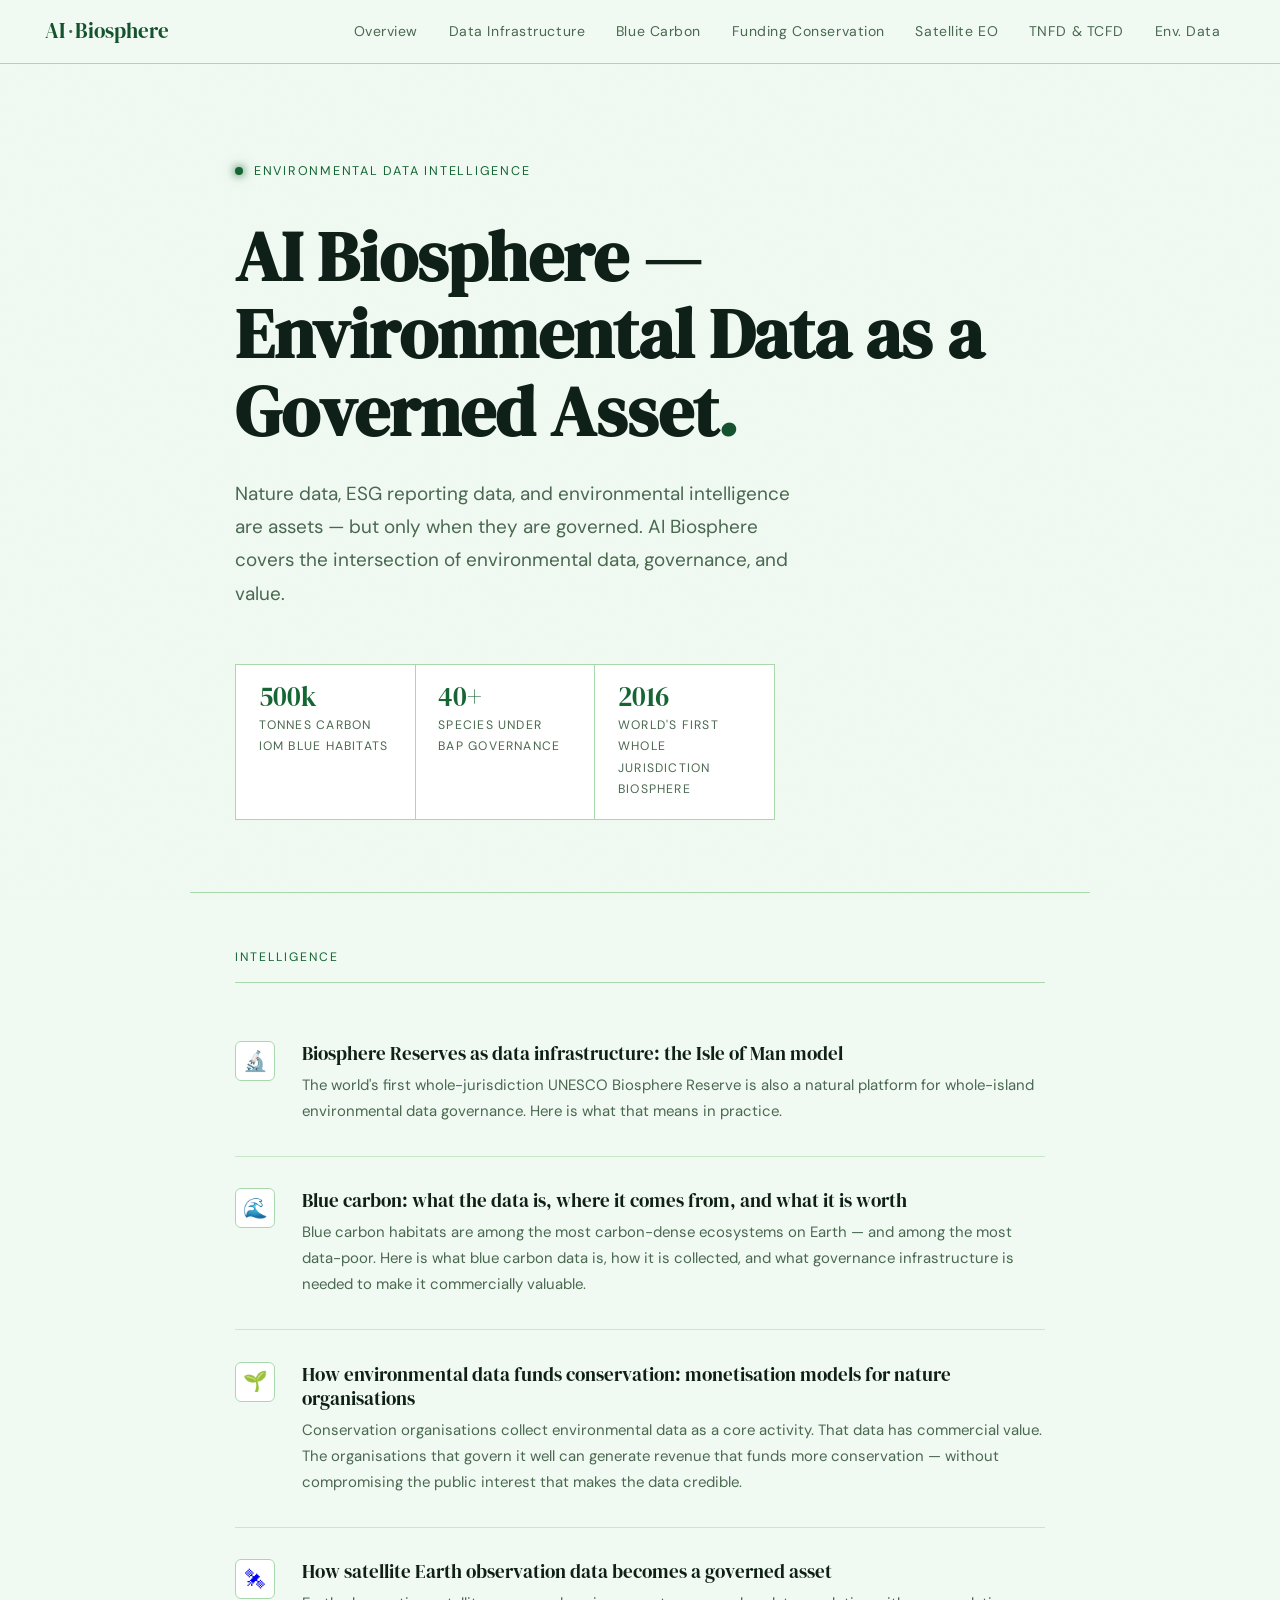
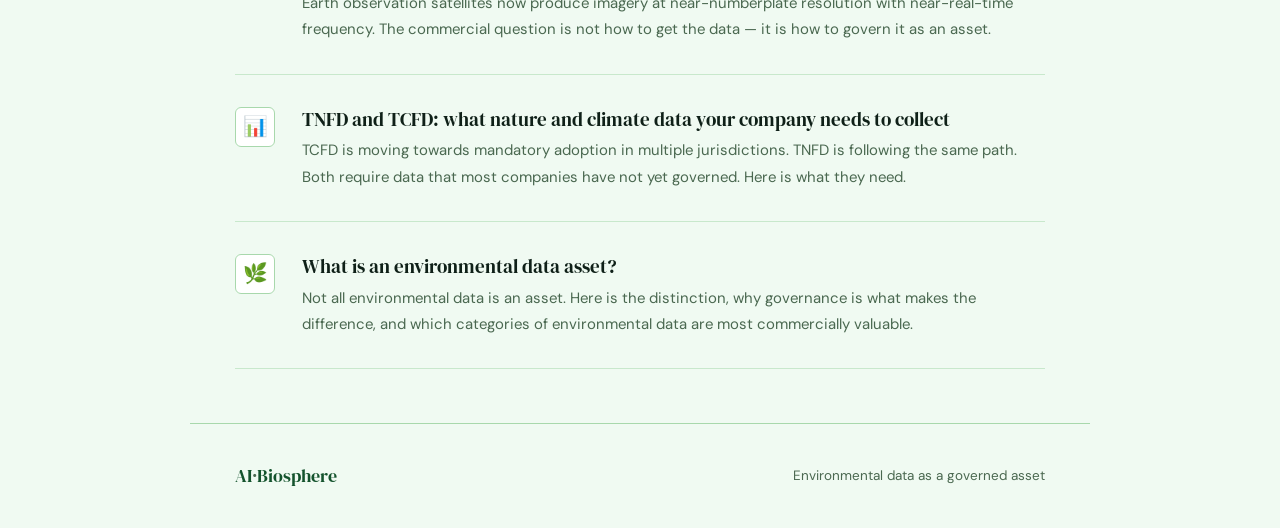
<file: index.html>
<!DOCTYPE html>
<html lang="en">
<head>
<meta charset="UTF-8">
<meta name="viewport" content="width=device-width, initial-scale=1.0">
<meta name="color-scheme" content="dark light">
<title>AI Biosphere — Environmental Data as a Governed Asset — AI Biosphere</title>
<meta name="description" content="Nature data, ESG reporting data, and environmental intelligence are assets — but only when they are governed. AI Biosphere covers the intersection of environmental data, governance, and value.">
<link rel="preconnect" href="https://fonts.googleapis.com">
<link rel="preconnect" href="https://fonts.gstatic.com" crossorigin>
<link href="https://fonts.googleapis.com/css2?family=DM+Serif+Display:ital@0;1&family=DM+Sans:wght@300;400;500&display=swap" rel="stylesheet">
<link rel="stylesheet" href="style.css">
</head>
<body>
<a class="skip-link" href="#main-content">Skip to content</a>
<header class="site-header">
  <a href="index.html" class="site-logo" aria-label="AI Biosphere home">AI<em>&middot;</em>Biosphere</a>
  <nav class="site-nav" aria-label="Site navigation"><a href="index.html">Overview</a>
<a href="posts/biosphere-as-data-infrastructure.html" class="">Data Infrastructure</a>
<a href="posts/blue-carbon-data.html" class="">Blue Carbon</a>
<a href="posts/funding-conservation-through-data.html" class="">Funding Conservation</a>
<a href="posts/satellite-eo-as-data-asset.html" class="">Satellite EO</a>
<a href="posts/tnfd-tcfd-data-requirements.html" class="">TNFD & TCFD</a>
<a href="posts/what-is-an-environmental-data-asset.html" class="">Env. Data</a></nav>
</header>
<main id="main-content">
<div class="hero">
  <div class="hero-eyebrow">Environmental Data Intelligence</div>
  <h1>AI Biosphere — Environmental Data as a Governed Asset<em>.</em></h1>
  <p class="hero-sub">Nature data, ESG reporting data, and environmental intelligence are assets — but only when they are governed. AI Biosphere covers the intersection of environmental data, governance, and value.</p>
  <div class="hero-stat" aria-label="Key facts">
    <div class="stat-block">
      <div class="stat-num">500k</div>
      <div class="stat-label">Tonnes carbon<br>IoM blue habitats</div>
    </div>
    <div class="stat-block">
      <div class="stat-num">40+</div>
      <div class="stat-label">Species under<br>BAP governance</div>
    </div>
    <div class="stat-block">
      <div class="stat-num">2016</div>
      <div class="stat-label">World's first whole<br>jurisdiction Biosphere</div>
    </div>
  </div>
</div>
<div class="article-grid">
  <p class="grid-header">Intelligence</p>
  
<a class="article-card" href="posts/biosphere-as-data-infrastructure.html">
  <div class="card-icon" aria-hidden="true">🔬</div>
  <div class="card-body">
    <div class="card-title">Biosphere Reserves as data infrastructure: the Isle of Man model</div>
    <div class="card-desc">The world's first whole-jurisdiction UNESCO Biosphere Reserve is also a natural platform for whole-island environmental data governance. Here is what that means in practice.</div>
  </div>
</a>
<a class="article-card" href="posts/blue-carbon-data.html">
  <div class="card-icon" aria-hidden="true">🌊</div>
  <div class="card-body">
    <div class="card-title">Blue carbon: what the data is, where it comes from, and what it is worth</div>
    <div class="card-desc">Blue carbon habitats are among the most carbon-dense ecosystems on Earth — and among the most data-poor. Here is what blue carbon data is, how it is collected, and what governance infrastructure is needed to make it commercially valuable.</div>
  </div>
</a>
<a class="article-card" href="posts/funding-conservation-through-data.html">
  <div class="card-icon" aria-hidden="true">🌱</div>
  <div class="card-body">
    <div class="card-title">How environmental data funds conservation: monetisation models for nature organisations</div>
    <div class="card-desc">Conservation organisations collect environmental data as a core activity. That data has commercial value. The organisations that govern it well can generate revenue that funds more conservation — without compromising the public interest that makes the data credible.</div>
  </div>
</a>
<a class="article-card" href="posts/satellite-eo-as-data-asset.html">
  <div class="card-icon" aria-hidden="true">🛰</div>
  <div class="card-body">
    <div class="card-title">How satellite Earth observation data becomes a governed asset</div>
    <div class="card-desc">Earth observation satellites now produce imagery at near-numberplate resolution with near-real-time frequency. The commercial question is not how to get the data — it is how to govern it as an asset.</div>
  </div>
</a>
<a class="article-card" href="posts/tnfd-tcfd-data-requirements.html">
  <div class="card-icon" aria-hidden="true">📊</div>
  <div class="card-body">
    <div class="card-title">TNFD and TCFD: what nature and climate data your company needs to collect</div>
    <div class="card-desc">TCFD is moving towards mandatory adoption in multiple jurisdictions. TNFD is following the same path. Both require data that most companies have not yet governed. Here is what they need.</div>
  </div>
</a>
<a class="article-card" href="posts/what-is-an-environmental-data-asset.html">
  <div class="card-icon" aria-hidden="true">🌿</div>
  <div class="card-body">
    <div class="card-title">What is an environmental data asset?</div>
    <div class="card-desc">Not all environmental data is an asset. Here is the distinction, why governance is what makes the difference, and which categories of environmental data are most commercially valuable.</div>
  </div>
</a>
</div></main>
<footer>
  <span class="footer-brand">AI<em>&middot;</em>Biosphere</span>
  <span>Environmental data as a governed asset</span>
</footer>
</body>
</html>
</file>
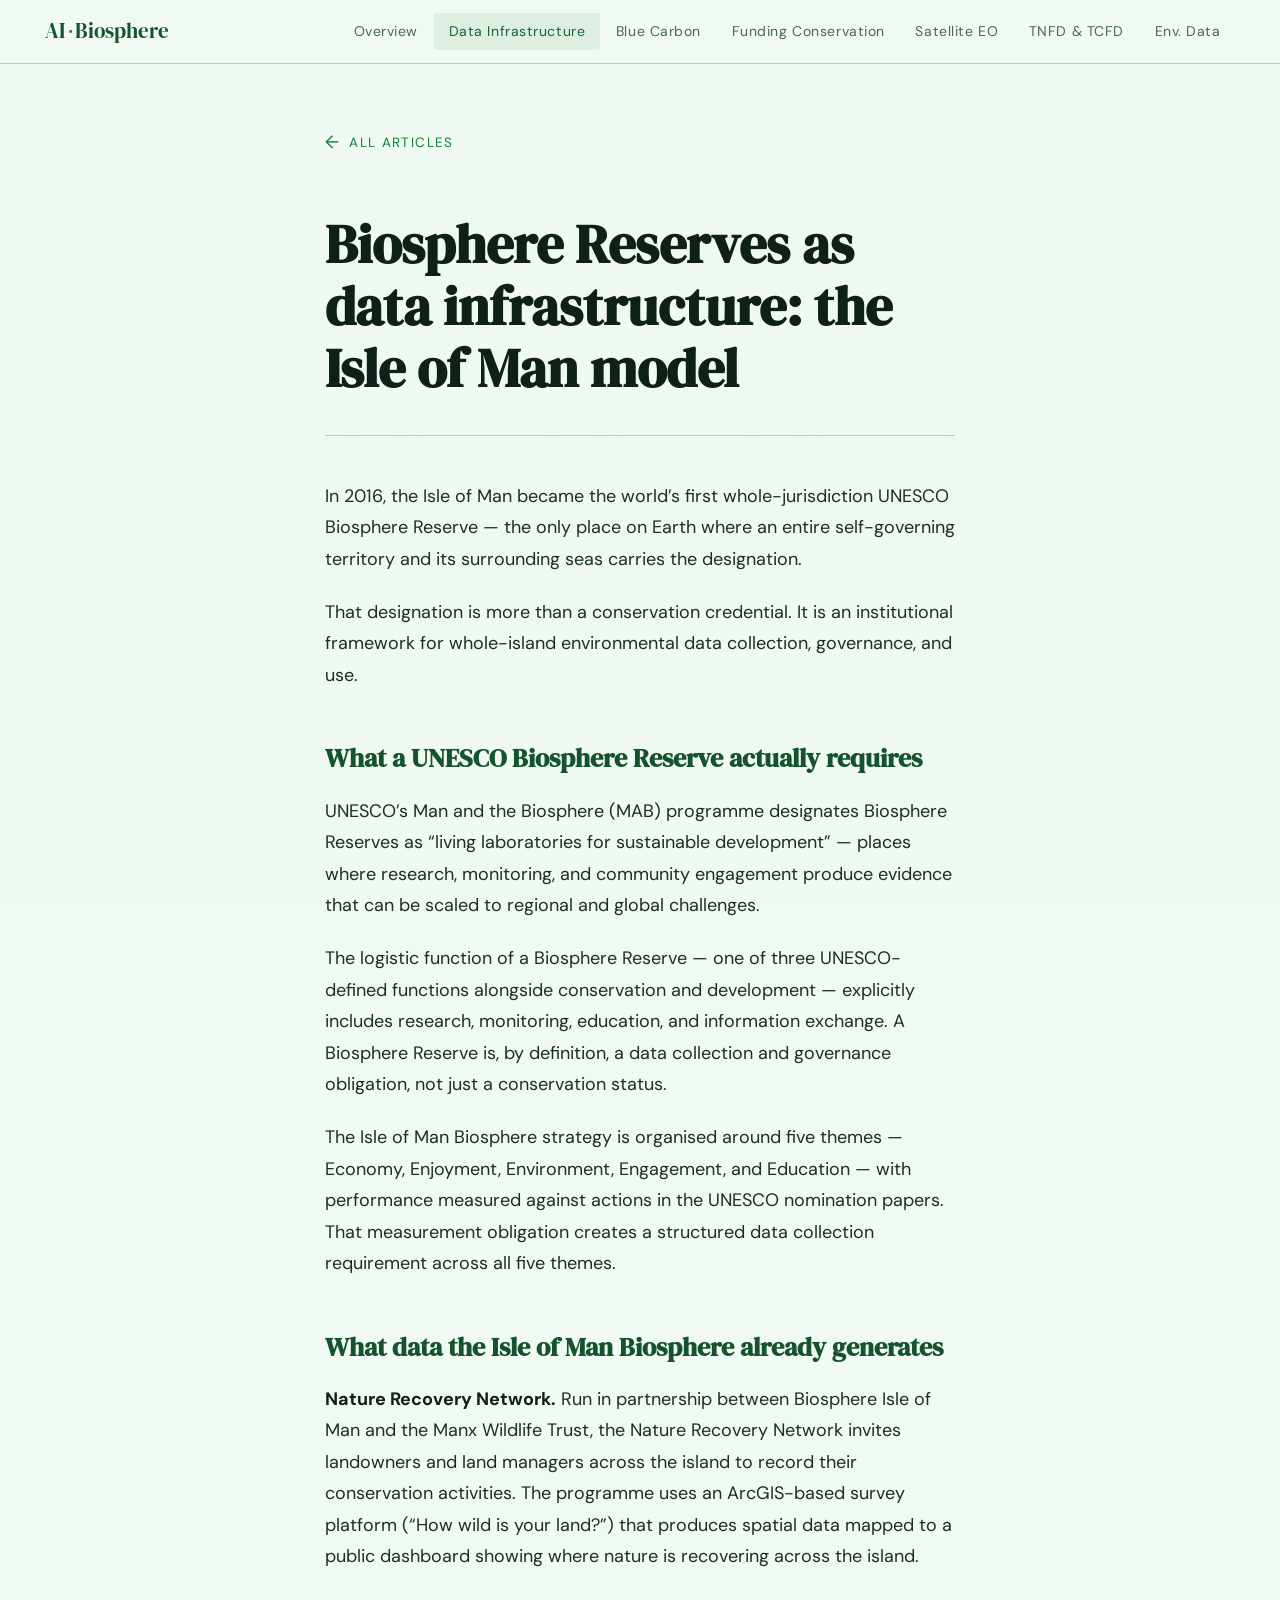
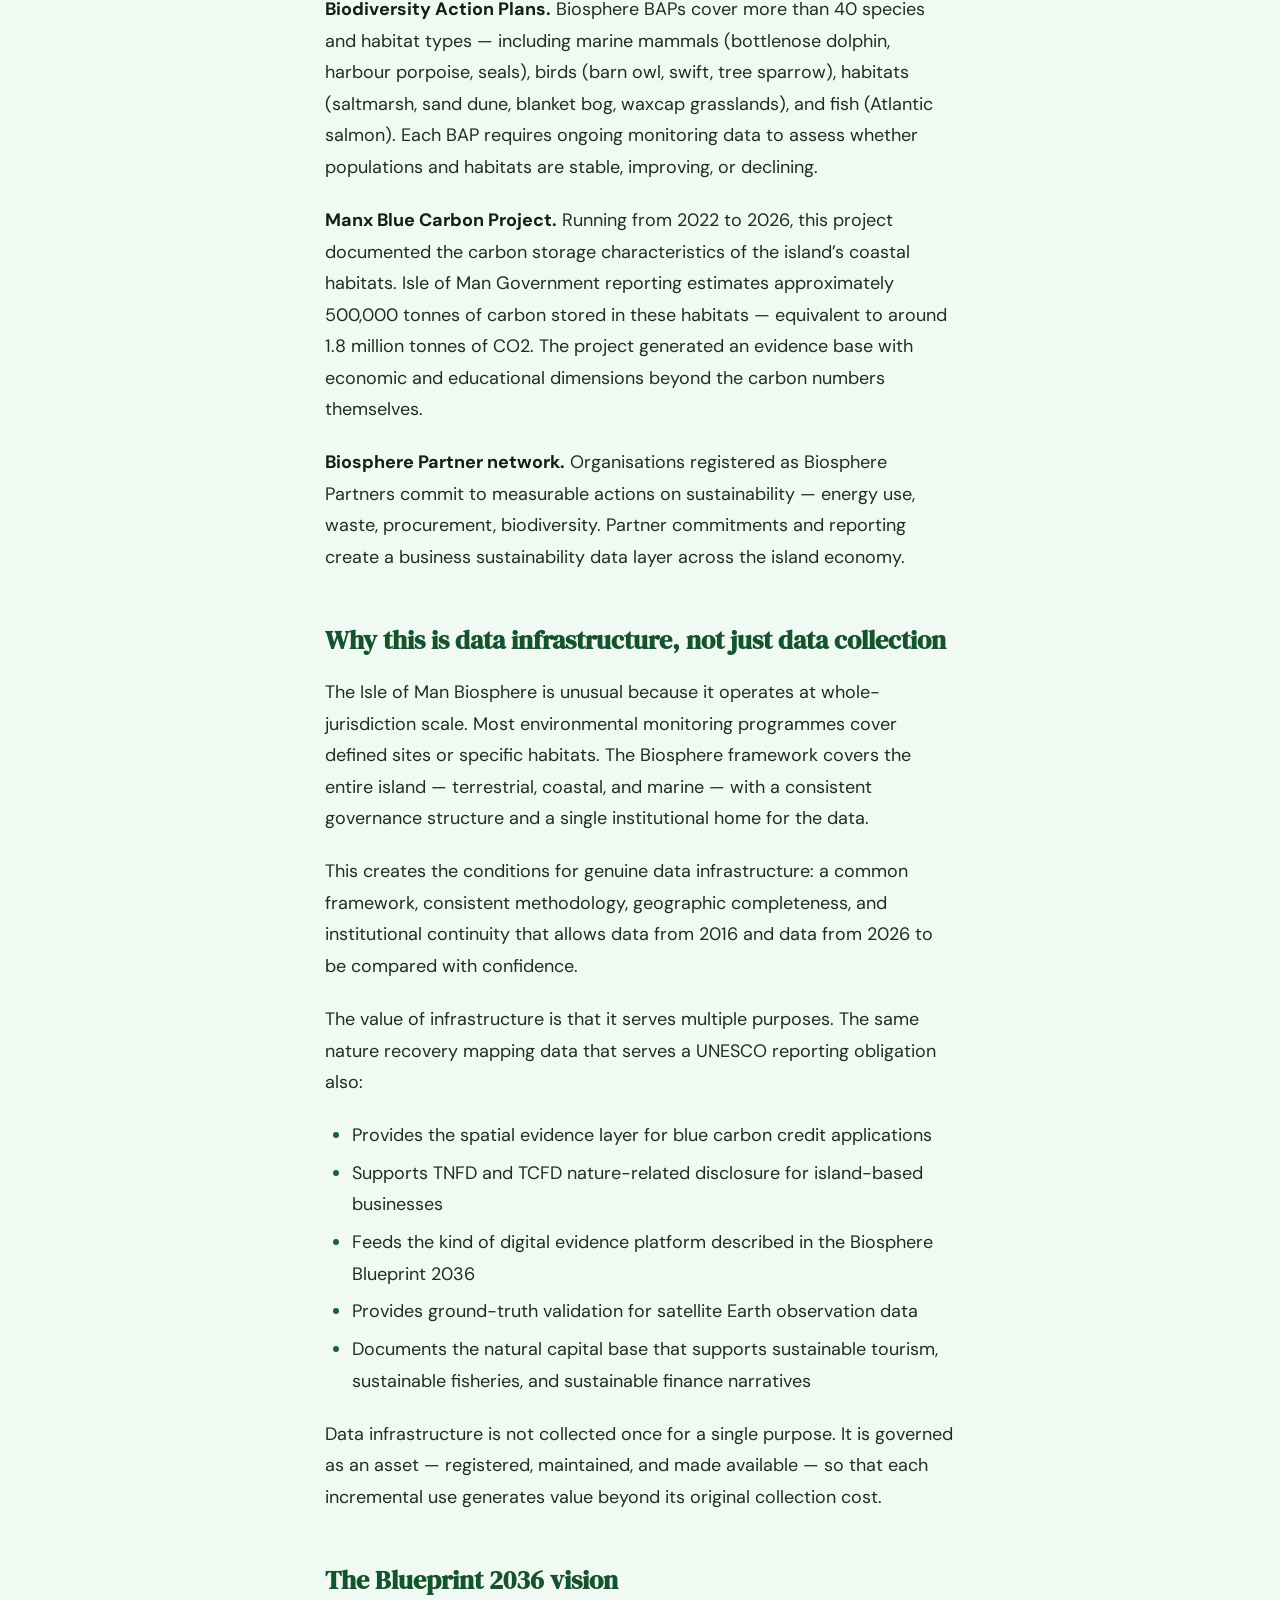
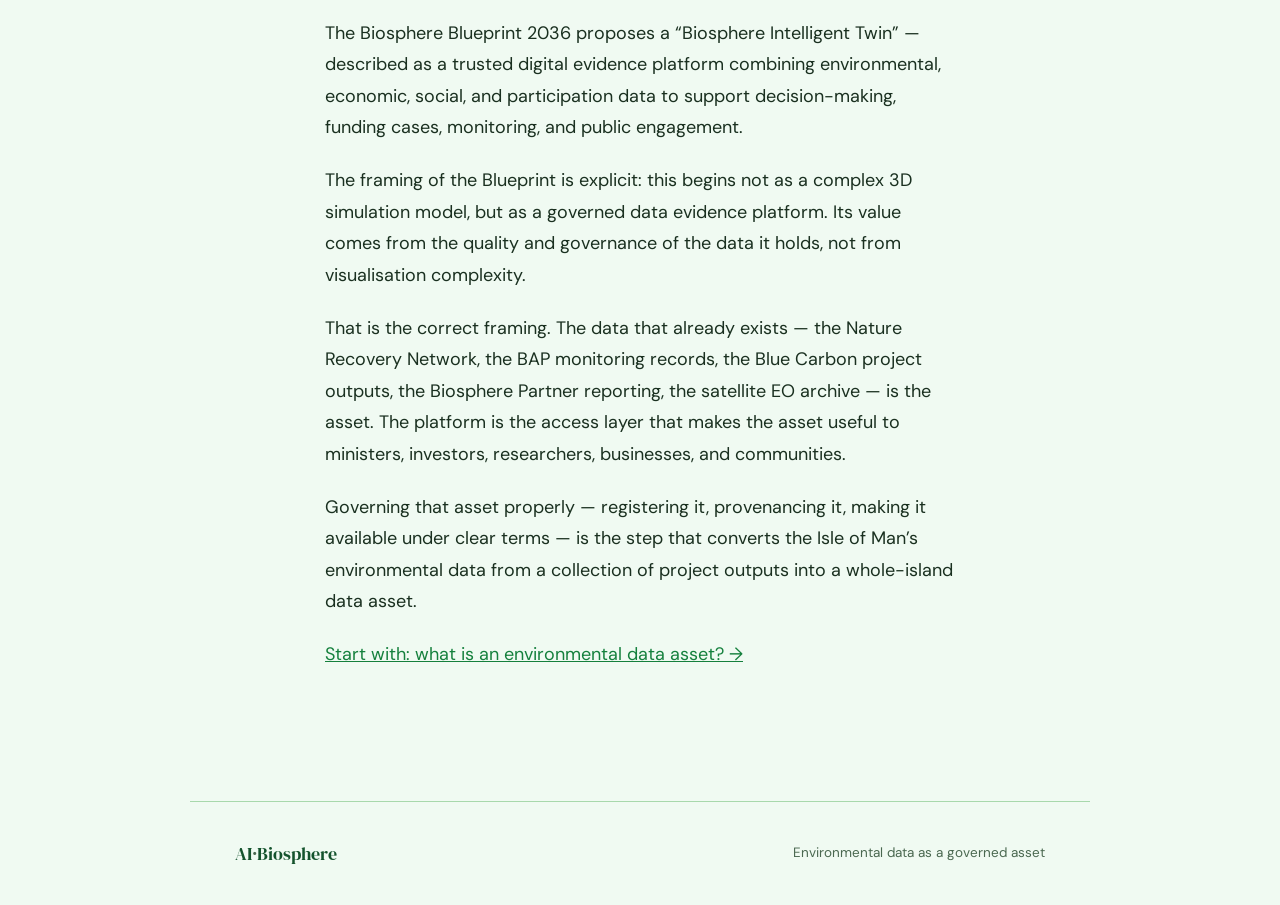
<file: posts/biosphere-as-data-infrastructure.html>
<!DOCTYPE html>
<html lang="en">
<head>
<meta charset="UTF-8">
<meta name="viewport" content="width=device-width, initial-scale=1.0">
<meta name="color-scheme" content="dark light">
<title>Biosphere Reserves as data infrastructure: the Isle of Man model — AI Biosphere</title>
<meta name="description" content="The world's first whole-jurisdiction UNESCO Biosphere Reserve is also a natural platform for whole-island environmental data governance. Here is what that means in practice.">
<link rel="preconnect" href="https://fonts.googleapis.com">
<link rel="preconnect" href="https://fonts.gstatic.com" crossorigin>
<link href="https://fonts.googleapis.com/css2?family=DM+Serif+Display:ital@0;1&family=DM+Sans:wght@300;400;500&display=swap" rel="stylesheet">
<link rel="stylesheet" href="../style.css">
</head>
<body>
<a class="skip-link" href="#main-content">Skip to content</a>
<header class="site-header">
  <a href="../index.html" class="site-logo" aria-label="AI Biosphere home">AI<em>&middot;</em>Biosphere</a>
  <nav class="site-nav" aria-label="Site navigation"><a href="../index.html">Overview</a>
<a href="../posts/biosphere-as-data-infrastructure.html" class="active">Data Infrastructure</a>
<a href="../posts/blue-carbon-data.html" class="">Blue Carbon</a>
<a href="../posts/funding-conservation-through-data.html" class="">Funding Conservation</a>
<a href="../posts/satellite-eo-as-data-asset.html" class="">Satellite EO</a>
<a href="../posts/tnfd-tcfd-data-requirements.html" class="">TNFD & TCFD</a>
<a href="../posts/what-is-an-environmental-data-asset.html" class="">Env. Data</a></nav>
</header>
<main id="main-content">
<div class="article-wrap">
  <a class="article-back" href="../index.html">All articles</a>
  <h1>Biosphere Reserves as data infrastructure: the Isle of Man model</h1>
  <p>In 2016, the Isle of Man became the world’s first whole-jurisdiction
UNESCO Biosphere Reserve — the only place on Earth where an entire
self-governing territory and its surrounding seas carries the
designation.</p>
<p>That designation is more than a conservation credential. It is an
institutional framework for whole-island environmental data collection,
governance, and use.</p>
<h2 id="what-a-unesco-biosphere-reserve-actually-requires">What a UNESCO
Biosphere Reserve actually requires</h2>
<p>UNESCO’s Man and the Biosphere (MAB) programme designates Biosphere
Reserves as “living laboratories for sustainable development” — places
where research, monitoring, and community engagement produce evidence
that can be scaled to regional and global challenges.</p>
<p>The logistic function of a Biosphere Reserve — one of three
UNESCO-defined functions alongside conservation and development —
explicitly includes research, monitoring, education, and information
exchange. A Biosphere Reserve is, by definition, a data collection and
governance obligation, not just a conservation status.</p>
<p>The Isle of Man Biosphere strategy is organised around five themes —
Economy, Enjoyment, Environment, Engagement, and Education — with
performance measured against actions in the UNESCO nomination papers.
That measurement obligation creates a structured data collection
requirement across all five themes.</p>
<h2 id="what-data-the-isle-of-man-biosphere-already-generates">What data
the Isle of Man Biosphere already generates</h2>
<p><strong>Nature Recovery Network.</strong> Run in partnership between
Biosphere Isle of Man and the Manx Wildlife Trust, the Nature Recovery
Network invites landowners and land managers across the island to record
their conservation activities. The programme uses an ArcGIS-based survey
platform (“How wild is your land?”) that produces spatial data mapped to
a public dashboard showing where nature is recovering across the
island.</p>
<p><strong>Biodiversity Action Plans.</strong> Biosphere BAPs cover more
than 40 species and habitat types — including marine mammals (bottlenose
dolphin, harbour porpoise, seals), birds (barn owl, swift, tree
sparrow), habitats (saltmarsh, sand dune, blanket bog, waxcap
grasslands), and fish (Atlantic salmon). Each BAP requires ongoing
monitoring data to assess whether populations and habitats are stable,
improving, or declining.</p>
<p><strong>Manx Blue Carbon Project.</strong> Running from 2022 to 2026,
this project documented the carbon storage characteristics of the
island’s coastal habitats. Isle of Man Government reporting estimates
approximately 500,000 tonnes of carbon stored in these habitats —
equivalent to around 1.8 million tonnes of CO2. The project generated an
evidence base with economic and educational dimensions beyond the carbon
numbers themselves.</p>
<p><strong>Biosphere Partner network.</strong> Organisations registered
as Biosphere Partners commit to measurable actions on sustainability —
energy use, waste, procurement, biodiversity. Partner commitments and
reporting create a business sustainability data layer across the island
economy.</p>
<h2 id="why-this-is-data-infrastructure-not-just-data-collection">Why
this is data infrastructure, not just data collection</h2>
<p>The Isle of Man Biosphere is unusual because it operates at
whole-jurisdiction scale. Most environmental monitoring programmes cover
defined sites or specific habitats. The Biosphere framework covers the
entire island — terrestrial, coastal, and marine — with a consistent
governance structure and a single institutional home for the data.</p>
<p>This creates the conditions for genuine data infrastructure: a common
framework, consistent methodology, geographic completeness, and
institutional continuity that allows data from 2016 and data from 2026
to be compared with confidence.</p>
<p>The value of infrastructure is that it serves multiple purposes. The
same nature recovery mapping data that serves a UNESCO reporting
obligation also:</p>
<ul>
<li>Provides the spatial evidence layer for blue carbon credit
applications</li>
<li>Supports TNFD and TCFD nature-related disclosure for island-based
businesses</li>
<li>Feeds the kind of digital evidence platform described in the
Biosphere Blueprint 2036</li>
<li>Provides ground-truth validation for satellite Earth observation
data</li>
<li>Documents the natural capital base that supports sustainable
tourism, sustainable fisheries, and sustainable finance narratives</li>
</ul>
<p>Data infrastructure is not collected once for a single purpose. It is
governed as an asset — registered, maintained, and made available — so
that each incremental use generates value beyond its original collection
cost.</p>
<h2 id="the-blueprint-2036-vision">The Blueprint 2036 vision</h2>
<p>The Biosphere Blueprint 2036 proposes a “Biosphere Intelligent Twin”
— described as a trusted digital evidence platform combining
environmental, economic, social, and participation data to support
decision-making, funding cases, monitoring, and public engagement.</p>
<p>The framing of the Blueprint is explicit: this begins not as a
complex 3D simulation model, but as a governed data evidence platform.
Its value comes from the quality and governance of the data it holds,
not from visualisation complexity.</p>
<p>That is the correct framing. The data that already exists — the
Nature Recovery Network, the BAP monitoring records, the Blue Carbon
project outputs, the Biosphere Partner reporting, the satellite EO
archive — is the asset. The platform is the access layer that makes the
asset useful to ministers, investors, researchers, businesses, and
communities.</p>
<p>Governing that asset properly — registering it, provenancing it,
making it available under clear terms — is the step that converts the
Isle of Man’s environmental data from a collection of project outputs
into a whole-island data asset.</p>
<p><a href="what-is-an-environmental-data-asset.md">Start with: what is
an environmental data asset? →</a></p>
</div></main>
<footer>
  <span class="footer-brand">AI<em>&middot;</em>Biosphere</span>
  <span>Environmental data as a governed asset</span>
</footer>
</body>
</html>
</file>
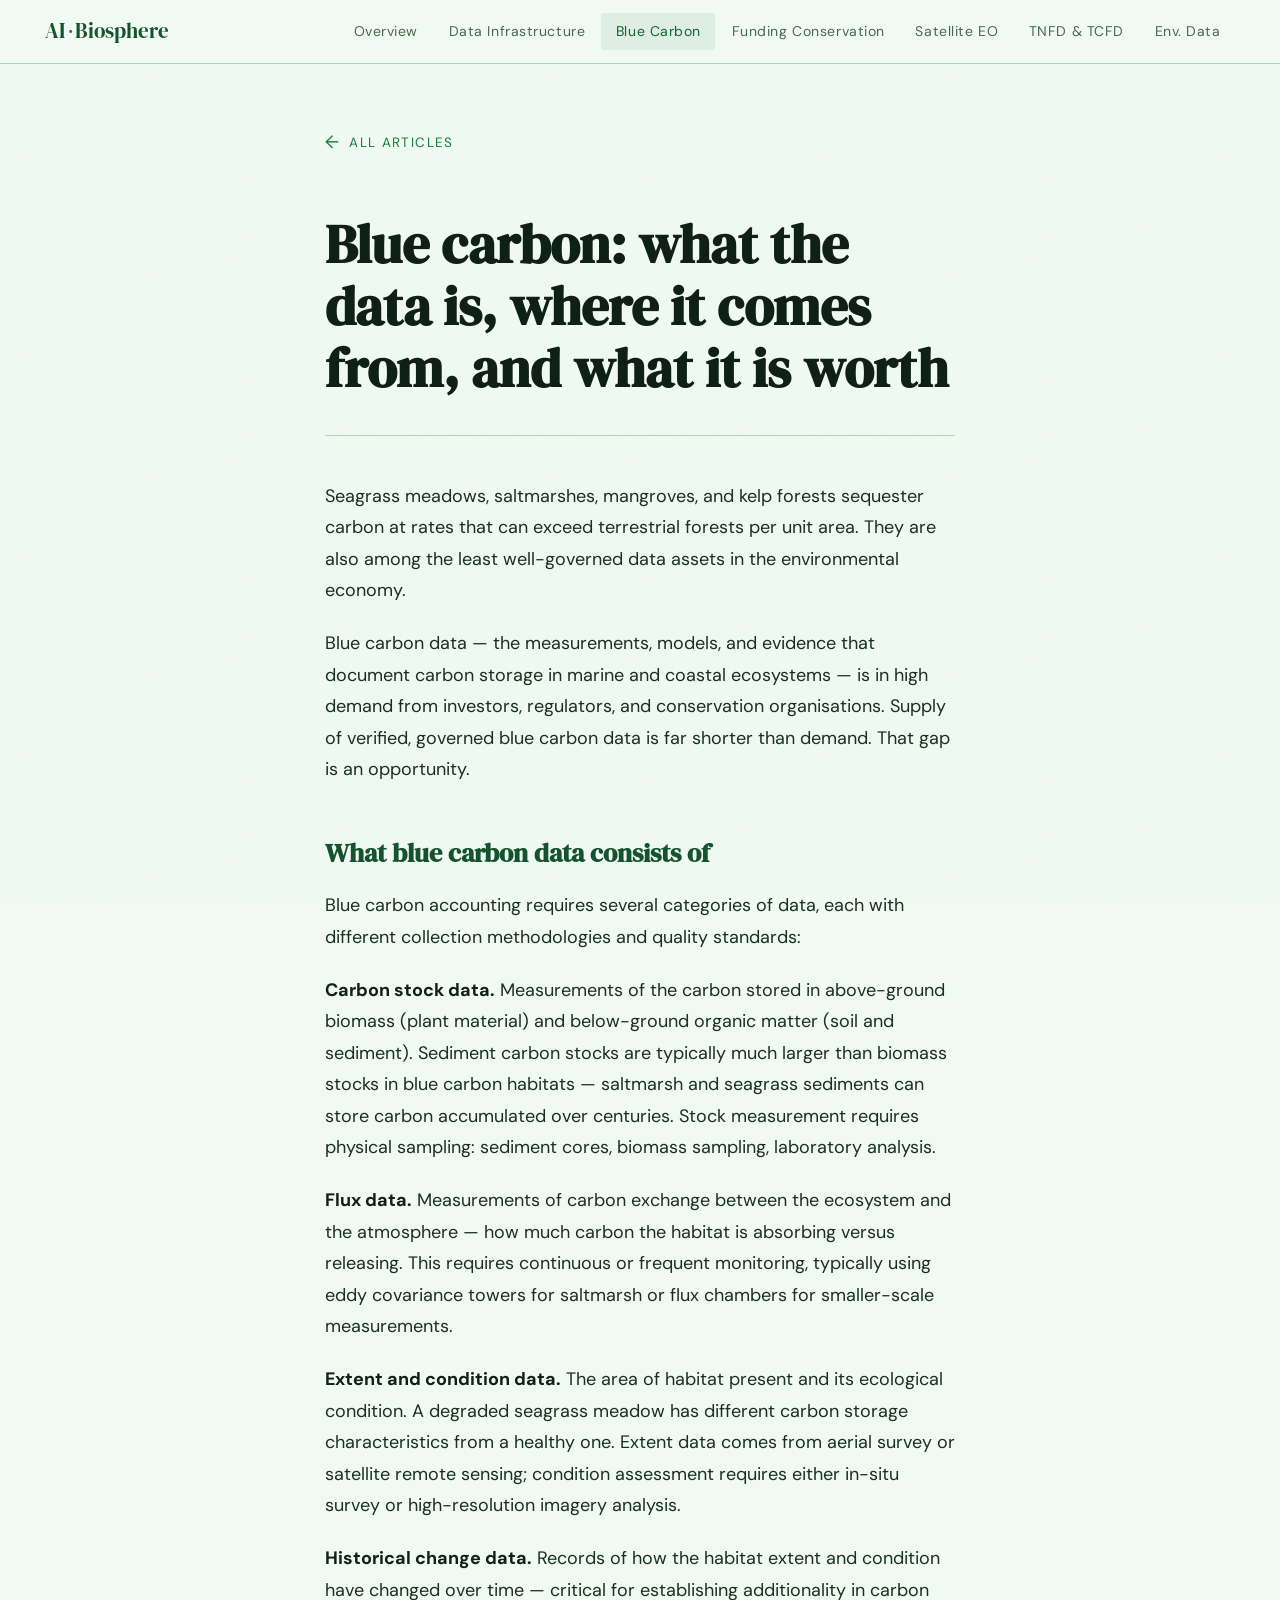
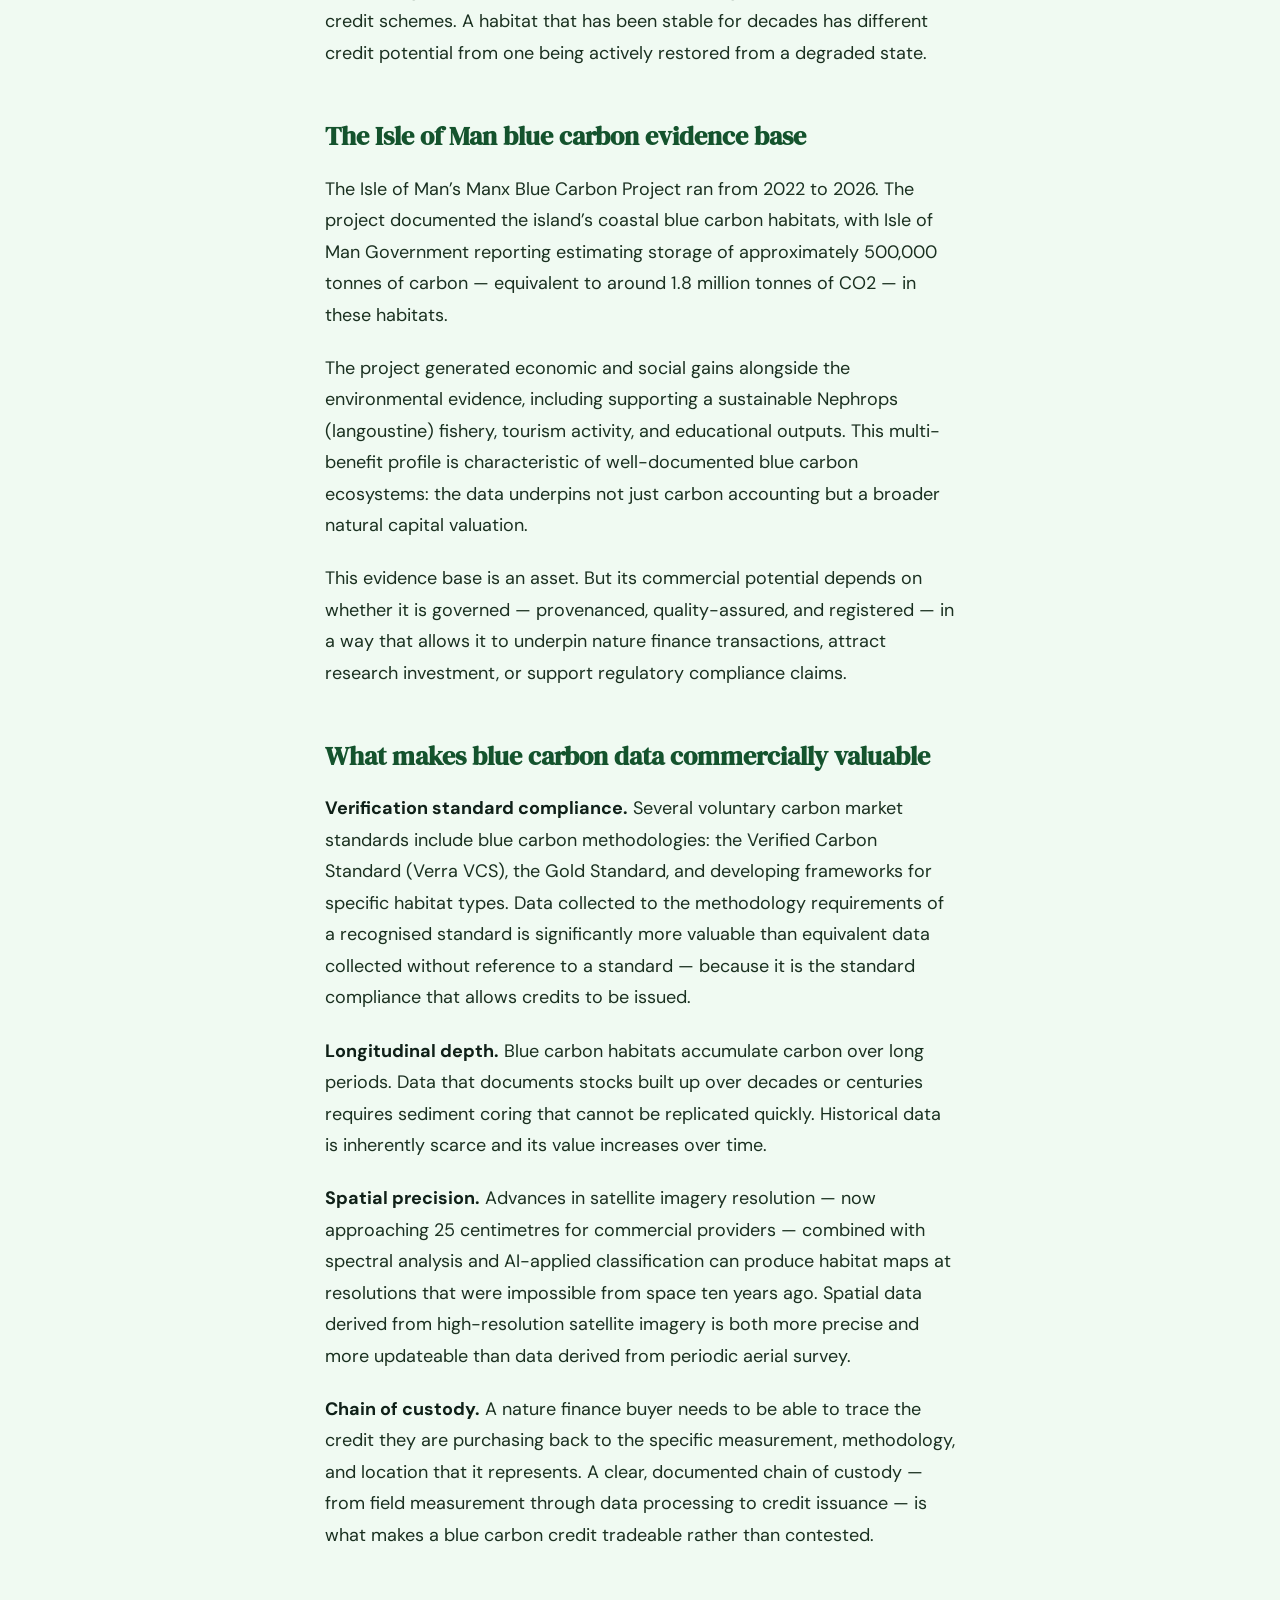
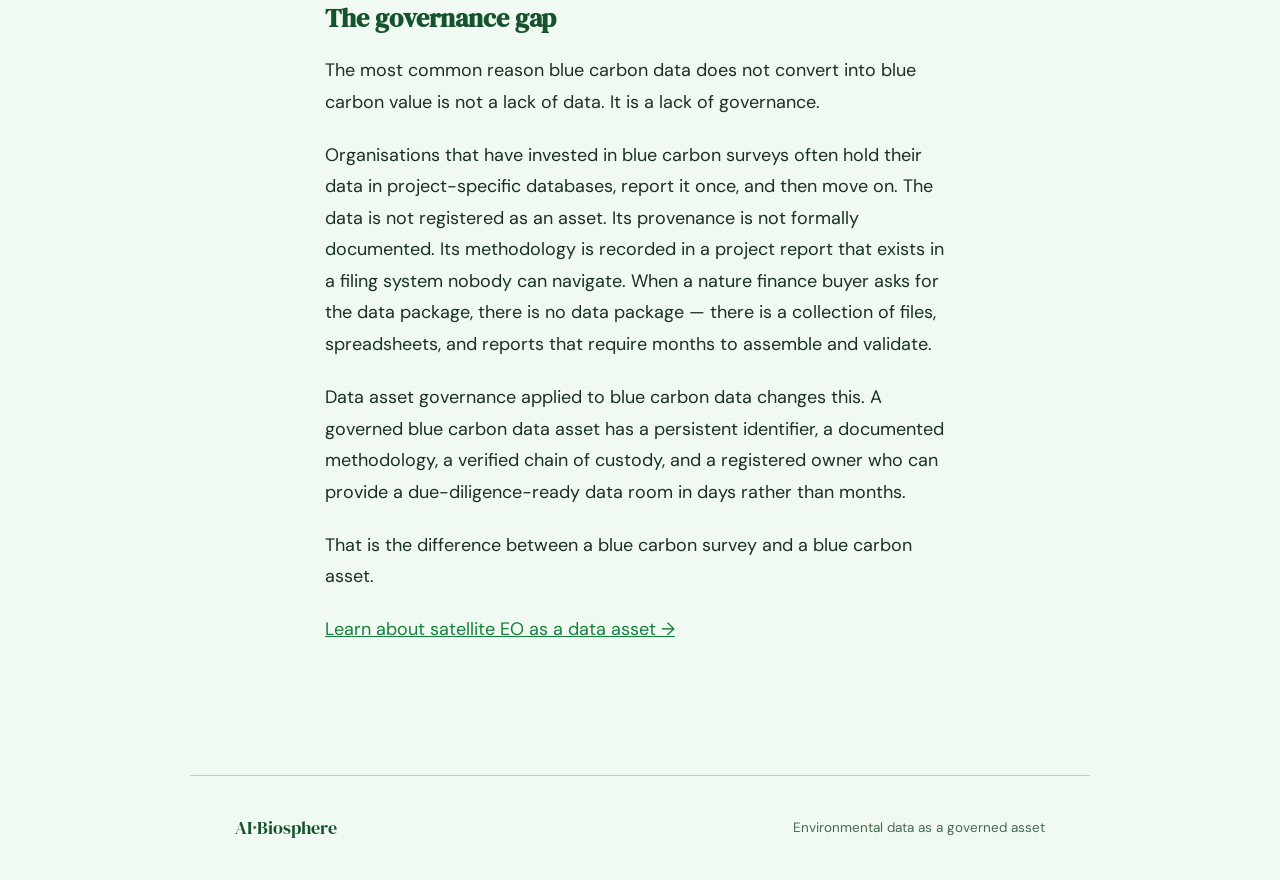
<file: posts/blue-carbon-data.html>
<!DOCTYPE html>
<html lang="en">
<head>
<meta charset="UTF-8">
<meta name="viewport" content="width=device-width, initial-scale=1.0">
<meta name="color-scheme" content="dark light">
<title>Blue carbon: what the data is, where it comes from, and what it is worth — AI Biosphere</title>
<meta name="description" content="Blue carbon habitats are among the most carbon-dense ecosystems on Earth — and among the most data-poor. Here is what blue carbon data is, how it is collected, and what governance infrastructure is needed to make it commercially valuable.">
<link rel="preconnect" href="https://fonts.googleapis.com">
<link rel="preconnect" href="https://fonts.gstatic.com" crossorigin>
<link href="https://fonts.googleapis.com/css2?family=DM+Serif+Display:ital@0;1&family=DM+Sans:wght@300;400;500&display=swap" rel="stylesheet">
<link rel="stylesheet" href="../style.css">
</head>
<body>
<a class="skip-link" href="#main-content">Skip to content</a>
<header class="site-header">
  <a href="../index.html" class="site-logo" aria-label="AI Biosphere home">AI<em>&middot;</em>Biosphere</a>
  <nav class="site-nav" aria-label="Site navigation"><a href="../index.html">Overview</a>
<a href="../posts/biosphere-as-data-infrastructure.html" class="">Data Infrastructure</a>
<a href="../posts/blue-carbon-data.html" class="active">Blue Carbon</a>
<a href="../posts/funding-conservation-through-data.html" class="">Funding Conservation</a>
<a href="../posts/satellite-eo-as-data-asset.html" class="">Satellite EO</a>
<a href="../posts/tnfd-tcfd-data-requirements.html" class="">TNFD & TCFD</a>
<a href="../posts/what-is-an-environmental-data-asset.html" class="">Env. Data</a></nav>
</header>
<main id="main-content">
<div class="article-wrap">
  <a class="article-back" href="../index.html">All articles</a>
  <h1>Blue carbon: what the data is, where it comes from, and what it is worth</h1>
  <p>Seagrass meadows, saltmarshes, mangroves, and kelp forests sequester
carbon at rates that can exceed terrestrial forests per unit area. They
are also among the least well-governed data assets in the environmental
economy.</p>
<p>Blue carbon data — the measurements, models, and evidence that
document carbon storage in marine and coastal ecosystems — is in high
demand from investors, regulators, and conservation organisations.
Supply of verified, governed blue carbon data is far shorter than
demand. That gap is an opportunity.</p>
<h2 id="what-blue-carbon-data-consists-of">What blue carbon data
consists of</h2>
<p>Blue carbon accounting requires several categories of data, each with
different collection methodologies and quality standards:</p>
<p><strong>Carbon stock data.</strong> Measurements of the carbon stored
in above-ground biomass (plant material) and below-ground organic matter
(soil and sediment). Sediment carbon stocks are typically much larger
than biomass stocks in blue carbon habitats — saltmarsh and seagrass
sediments can store carbon accumulated over centuries. Stock measurement
requires physical sampling: sediment cores, biomass sampling, laboratory
analysis.</p>
<p><strong>Flux data.</strong> Measurements of carbon exchange between
the ecosystem and the atmosphere — how much carbon the habitat is
absorbing versus releasing. This requires continuous or frequent
monitoring, typically using eddy covariance towers for saltmarsh or flux
chambers for smaller-scale measurements.</p>
<p><strong>Extent and condition data.</strong> The area of habitat
present and its ecological condition. A degraded seagrass meadow has
different carbon storage characteristics from a healthy one. Extent data
comes from aerial survey or satellite remote sensing; condition
assessment requires either in-situ survey or high-resolution imagery
analysis.</p>
<p><strong>Historical change data.</strong> Records of how the habitat
extent and condition have changed over time — critical for establishing
additionality in carbon credit schemes. A habitat that has been stable
for decades has different credit potential from one being actively
restored from a degraded state.</p>
<h2 id="the-isle-of-man-blue-carbon-evidence-base">The Isle of Man blue
carbon evidence base</h2>
<p>The Isle of Man’s Manx Blue Carbon Project ran from 2022 to 2026. The
project documented the island’s coastal blue carbon habitats, with Isle
of Man Government reporting estimating storage of approximately 500,000
tonnes of carbon — equivalent to around 1.8 million tonnes of CO2 — in
these habitats.</p>
<p>The project generated economic and social gains alongside the
environmental evidence, including supporting a sustainable Nephrops
(langoustine) fishery, tourism activity, and educational outputs. This
multi-benefit profile is characteristic of well-documented blue carbon
ecosystems: the data underpins not just carbon accounting but a broader
natural capital valuation.</p>
<p>This evidence base is an asset. But its commercial potential depends
on whether it is governed — provenanced, quality-assured, and registered
— in a way that allows it to underpin nature finance transactions,
attract research investment, or support regulatory compliance
claims.</p>
<h2 id="what-makes-blue-carbon-data-commercially-valuable">What makes
blue carbon data commercially valuable</h2>
<p><strong>Verification standard compliance.</strong> Several voluntary
carbon market standards include blue carbon methodologies: the Verified
Carbon Standard (Verra VCS), the Gold Standard, and developing
frameworks for specific habitat types. Data collected to the methodology
requirements of a recognised standard is significantly more valuable
than equivalent data collected without reference to a standard — because
it is the standard compliance that allows credits to be issued.</p>
<p><strong>Longitudinal depth.</strong> Blue carbon habitats accumulate
carbon over long periods. Data that documents stocks built up over
decades or centuries requires sediment coring that cannot be replicated
quickly. Historical data is inherently scarce and its value increases
over time.</p>
<p><strong>Spatial precision.</strong> Advances in satellite imagery
resolution — now approaching 25 centimetres for commercial providers —
combined with spectral analysis and AI-applied classification can
produce habitat maps at resolutions that were impossible from space ten
years ago. Spatial data derived from high-resolution satellite imagery
is both more precise and more updateable than data derived from periodic
aerial survey.</p>
<p><strong>Chain of custody.</strong> A nature finance buyer needs to be
able to trace the credit they are purchasing back to the specific
measurement, methodology, and location that it represents. A clear,
documented chain of custody — from field measurement through data
processing to credit issuance — is what makes a blue carbon credit
tradeable rather than contested.</p>
<h2 id="the-governance-gap">The governance gap</h2>
<p>The most common reason blue carbon data does not convert into blue
carbon value is not a lack of data. It is a lack of governance.</p>
<p>Organisations that have invested in blue carbon surveys often hold
their data in project-specific databases, report it once, and then move
on. The data is not registered as an asset. Its provenance is not
formally documented. Its methodology is recorded in a project report
that exists in a filing system nobody can navigate. When a nature
finance buyer asks for the data package, there is no data package —
there is a collection of files, spreadsheets, and reports that require
months to assemble and validate.</p>
<p>Data asset governance applied to blue carbon data changes this. A
governed blue carbon data asset has a persistent identifier, a
documented methodology, a verified chain of custody, and a registered
owner who can provide a due-diligence-ready data room in days rather
than months.</p>
<p>That is the difference between a blue carbon survey and a blue carbon
asset.</p>
<p><a href="satellite-eo-as-data-asset.md">Learn about satellite EO as a
data asset →</a></p>
</div></main>
<footer>
  <span class="footer-brand">AI<em>&middot;</em>Biosphere</span>
  <span>Environmental data as a governed asset</span>
</footer>
</body>
</html>
</file>
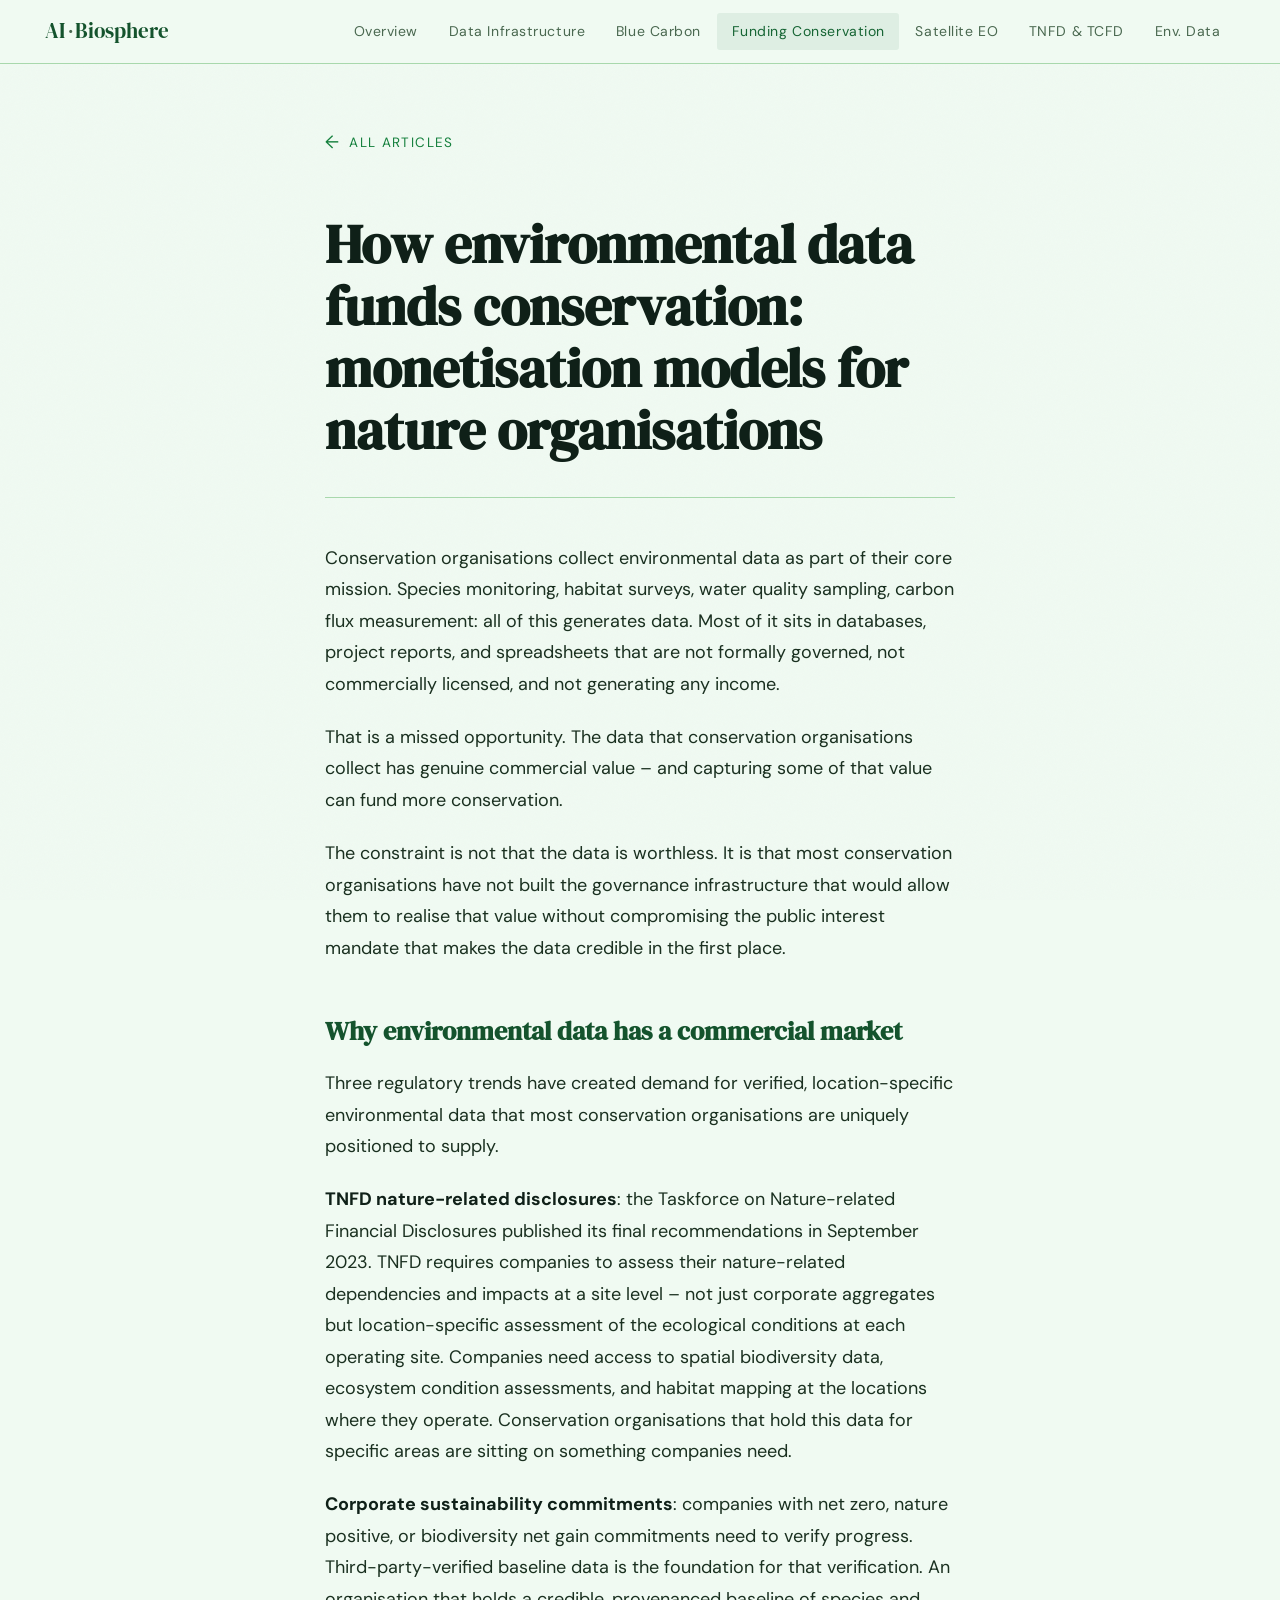
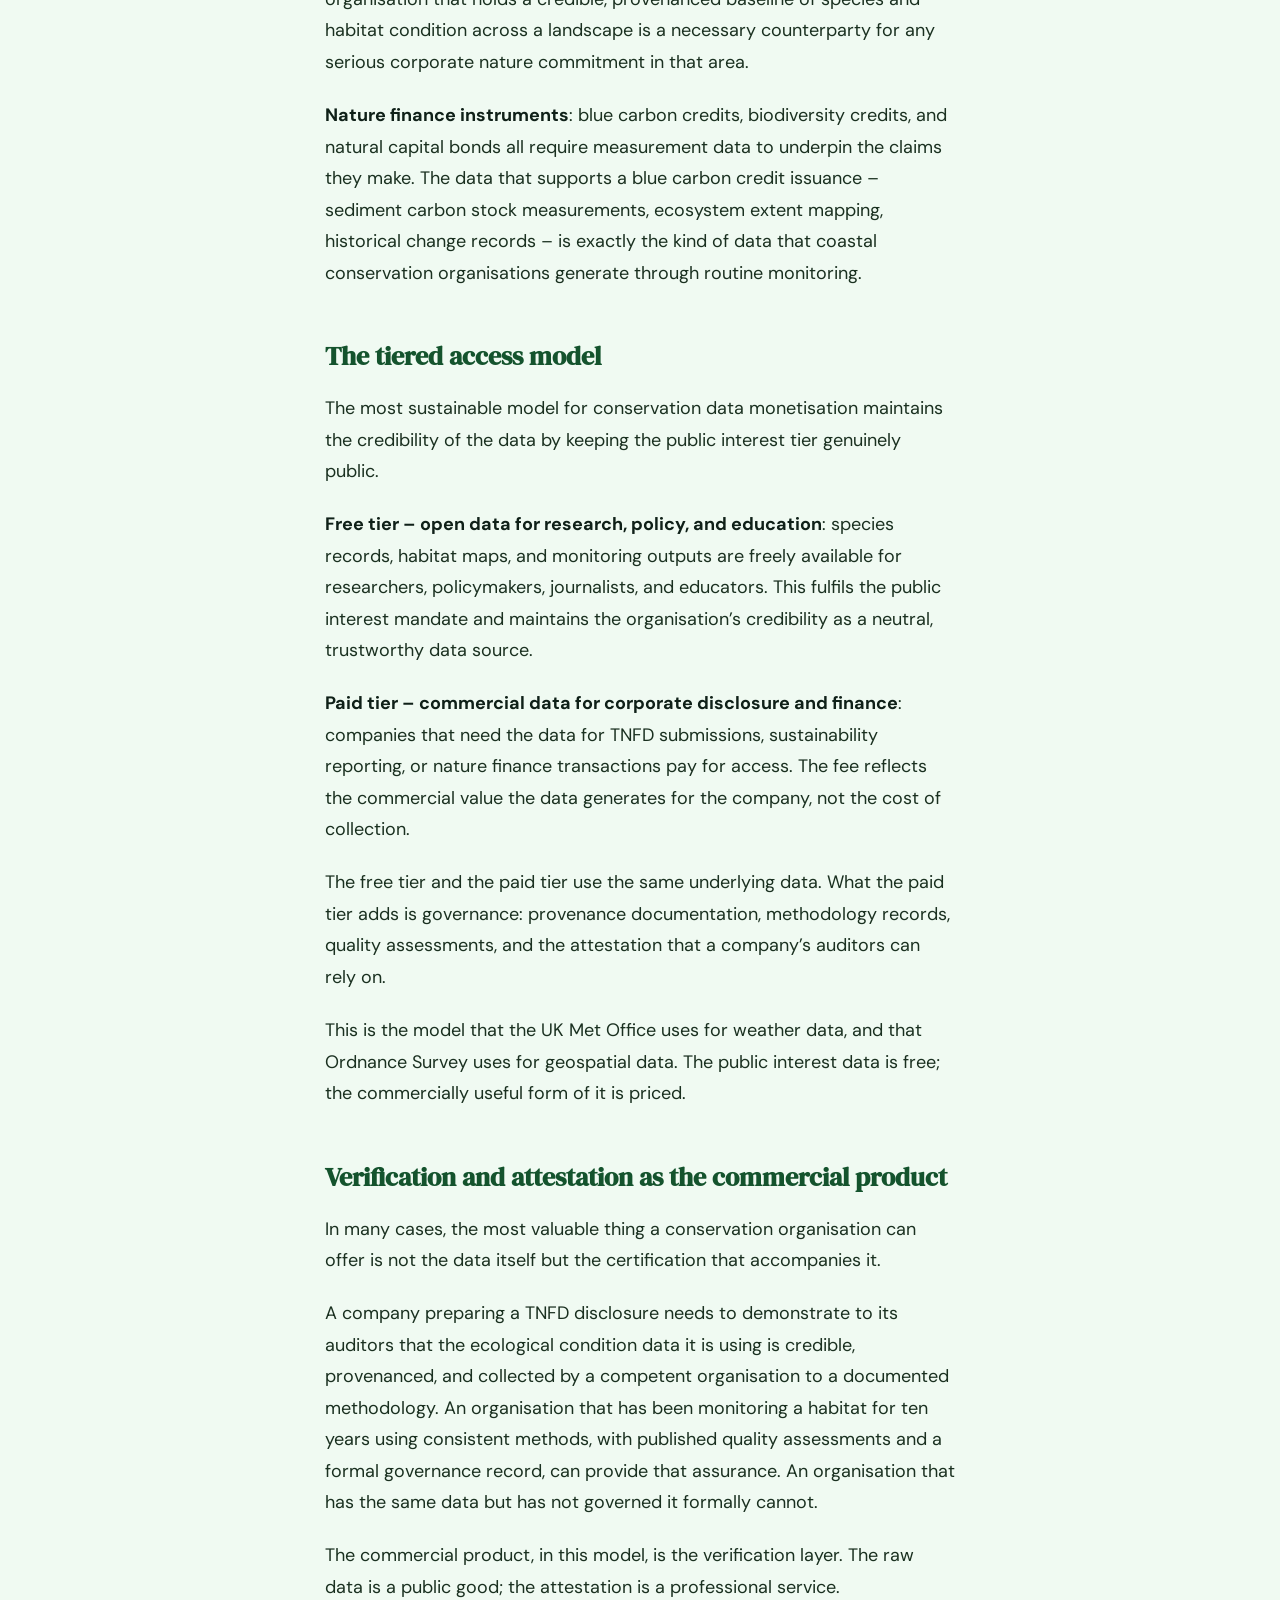
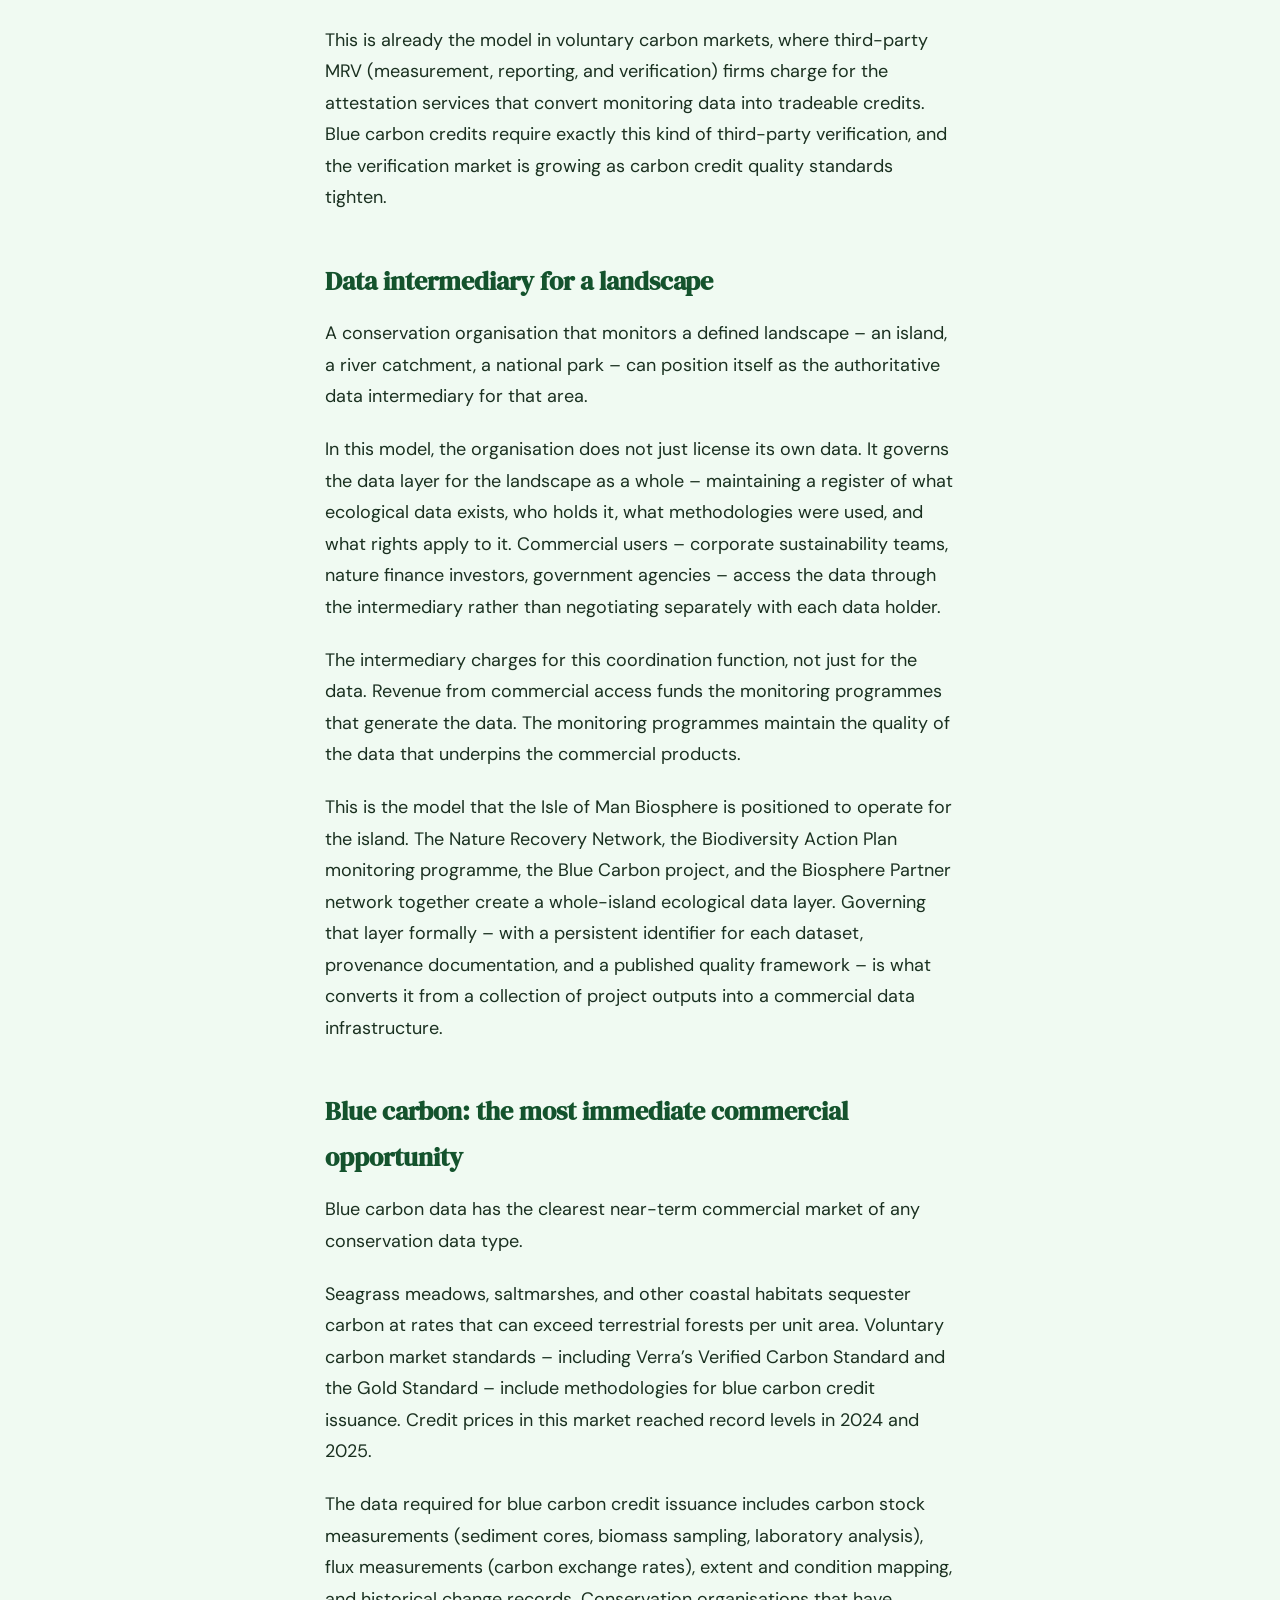
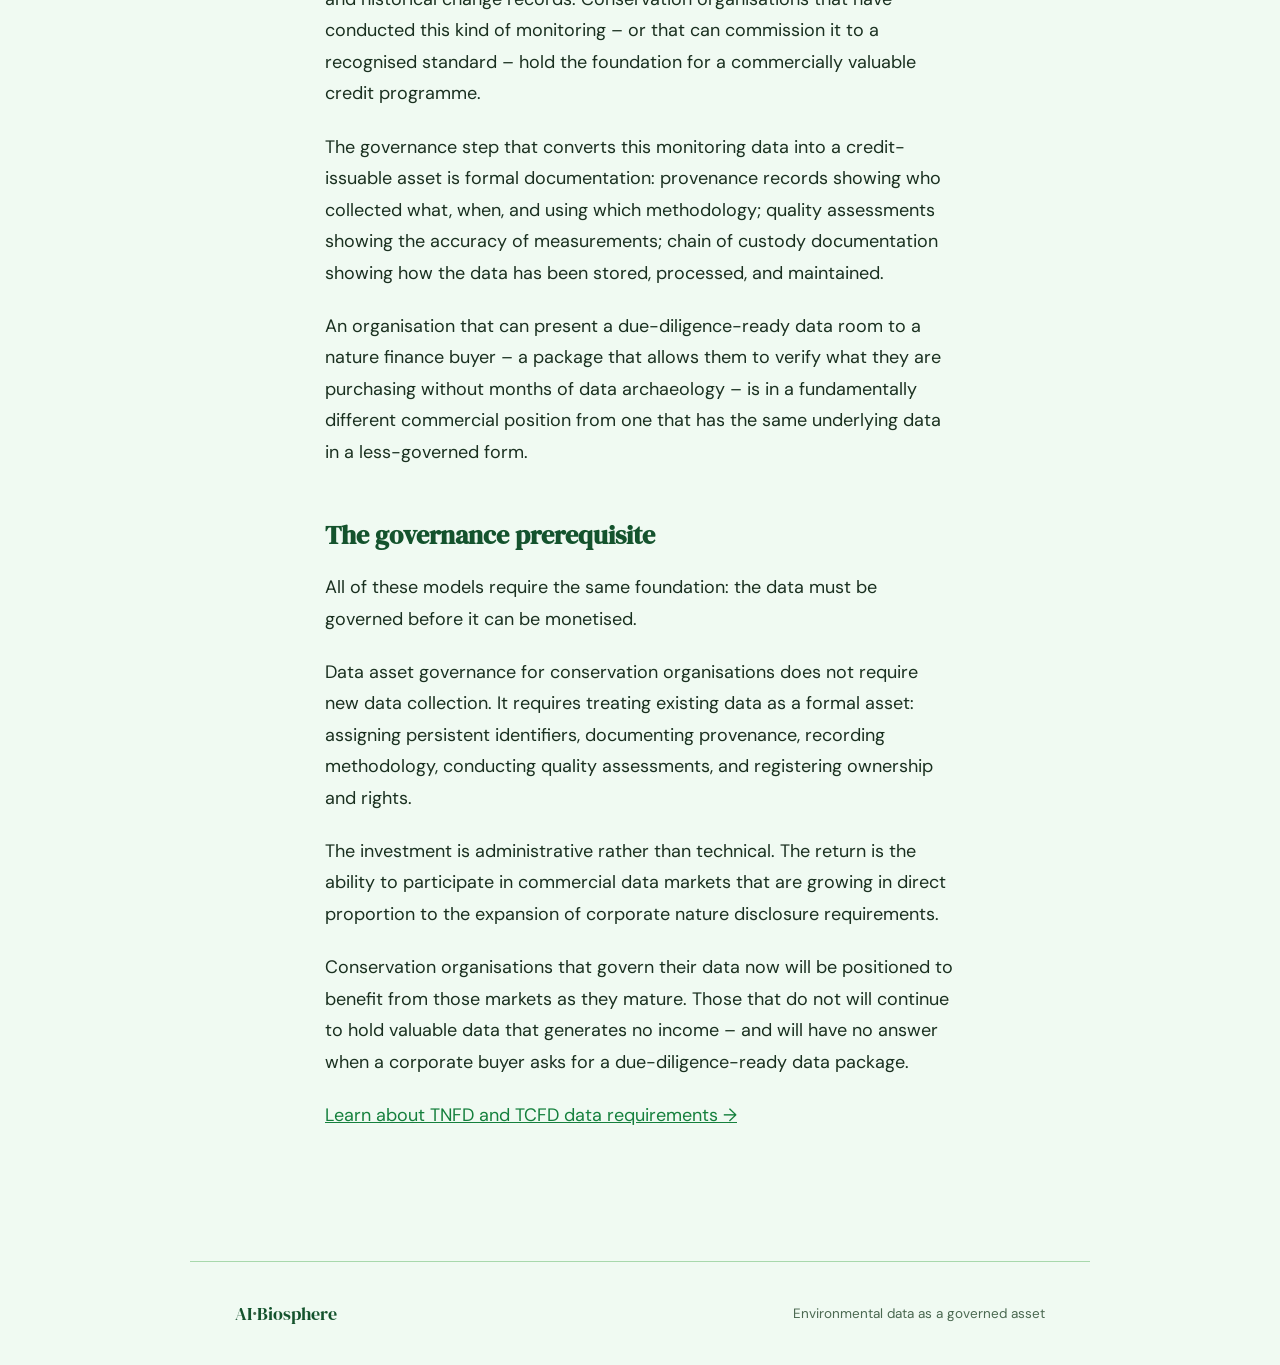
<file: posts/funding-conservation-through-data.html>
<!DOCTYPE html>
<html lang="en">
<head>
<meta charset="UTF-8">
<meta name="viewport" content="width=device-width, initial-scale=1.0">
<meta name="color-scheme" content="dark light">
<title>How environmental data funds conservation: monetisation models for nature organisations — AI Biosphere</title>
<meta name="description" content="Conservation organisations collect environmental data as a core activity. That data has commercial value. The organisations that govern it well can generate revenue that funds more conservation — without compromising the public interest that makes the data credible.">
<link rel="preconnect" href="https://fonts.googleapis.com">
<link rel="preconnect" href="https://fonts.gstatic.com" crossorigin>
<link href="https://fonts.googleapis.com/css2?family=DM+Serif+Display:ital@0;1&family=DM+Sans:wght@300;400;500&display=swap" rel="stylesheet">
<link rel="stylesheet" href="../style.css">
</head>
<body>
<a class="skip-link" href="#main-content">Skip to content</a>
<header class="site-header">
  <a href="../index.html" class="site-logo" aria-label="AI Biosphere home">AI<em>&middot;</em>Biosphere</a>
  <nav class="site-nav" aria-label="Site navigation"><a href="../index.html">Overview</a>
<a href="../posts/biosphere-as-data-infrastructure.html" class="">Data Infrastructure</a>
<a href="../posts/blue-carbon-data.html" class="">Blue Carbon</a>
<a href="../posts/funding-conservation-through-data.html" class="active">Funding Conservation</a>
<a href="../posts/satellite-eo-as-data-asset.html" class="">Satellite EO</a>
<a href="../posts/tnfd-tcfd-data-requirements.html" class="">TNFD & TCFD</a>
<a href="../posts/what-is-an-environmental-data-asset.html" class="">Env. Data</a></nav>
</header>
<main id="main-content">
<div class="article-wrap">
  <a class="article-back" href="../index.html">All articles</a>
  <h1>How environmental data funds conservation: monetisation models for nature organisations</h1>
  <p>Conservation organisations collect environmental data as part of
their core mission. Species monitoring, habitat surveys, water quality
sampling, carbon flux measurement: all of this generates data. Most of
it sits in databases, project reports, and spreadsheets that are not
formally governed, not commercially licensed, and not generating any
income.</p>
<p>That is a missed opportunity. The data that conservation
organisations collect has genuine commercial value – and capturing some
of that value can fund more conservation.</p>
<p>The constraint is not that the data is worthless. It is that most
conservation organisations have not built the governance infrastructure
that would allow them to realise that value without compromising the
public interest mandate that makes the data credible in the first
place.</p>
<h2 id="why-environmental-data-has-a-commercial-market">Why
environmental data has a commercial market</h2>
<p>Three regulatory trends have created demand for verified,
location-specific environmental data that most conservation
organisations are uniquely positioned to supply.</p>
<p><strong>TNFD nature-related disclosures</strong>: the Taskforce on
Nature-related Financial Disclosures published its final recommendations
in September 2023. TNFD requires companies to assess their
nature-related dependencies and impacts at a site level – not just
corporate aggregates but location-specific assessment of the ecological
conditions at each operating site. Companies need access to spatial
biodiversity data, ecosystem condition assessments, and habitat mapping
at the locations where they operate. Conservation organisations that
hold this data for specific areas are sitting on something companies
need.</p>
<p><strong>Corporate sustainability commitments</strong>: companies with
net zero, nature positive, or biodiversity net gain commitments need to
verify progress. Third-party-verified baseline data is the foundation
for that verification. An organisation that holds a credible,
provenanced baseline of species and habitat condition across a landscape
is a necessary counterparty for any serious corporate nature commitment
in that area.</p>
<p><strong>Nature finance instruments</strong>: blue carbon credits,
biodiversity credits, and natural capital bonds all require measurement
data to underpin the claims they make. The data that supports a blue
carbon credit issuance – sediment carbon stock measurements, ecosystem
extent mapping, historical change records – is exactly the kind of data
that coastal conservation organisations generate through routine
monitoring.</p>
<h2 id="the-tiered-access-model">The tiered access model</h2>
<p>The most sustainable model for conservation data monetisation
maintains the credibility of the data by keeping the public interest
tier genuinely public.</p>
<p><strong>Free tier – open data for research, policy, and
education</strong>: species records, habitat maps, and monitoring
outputs are freely available for researchers, policymakers, journalists,
and educators. This fulfils the public interest mandate and maintains
the organisation’s credibility as a neutral, trustworthy data
source.</p>
<p><strong>Paid tier – commercial data for corporate disclosure and
finance</strong>: companies that need the data for TNFD submissions,
sustainability reporting, or nature finance transactions pay for access.
The fee reflects the commercial value the data generates for the
company, not the cost of collection.</p>
<p>The free tier and the paid tier use the same underlying data. What
the paid tier adds is governance: provenance documentation, methodology
records, quality assessments, and the attestation that a company’s
auditors can rely on.</p>
<p>This is the model that the UK Met Office uses for weather data, and
that Ordnance Survey uses for geospatial data. The public interest data
is free; the commercially useful form of it is priced.</p>
<h2
id="verification-and-attestation-as-the-commercial-product">Verification
and attestation as the commercial product</h2>
<p>In many cases, the most valuable thing a conservation organisation
can offer is not the data itself but the certification that accompanies
it.</p>
<p>A company preparing a TNFD disclosure needs to demonstrate to its
auditors that the ecological condition data it is using is credible,
provenanced, and collected by a competent organisation to a documented
methodology. An organisation that has been monitoring a habitat for ten
years using consistent methods, with published quality assessments and a
formal governance record, can provide that assurance. An organisation
that has the same data but has not governed it formally cannot.</p>
<p>The commercial product, in this model, is the verification layer. The
raw data is a public good; the attestation is a professional
service.</p>
<p>This is already the model in voluntary carbon markets, where
third-party MRV (measurement, reporting, and verification) firms charge
for the attestation services that convert monitoring data into tradeable
credits. Blue carbon credits require exactly this kind of third-party
verification, and the verification market is growing as carbon credit
quality standards tighten.</p>
<h2 id="data-intermediary-for-a-landscape">Data intermediary for a
landscape</h2>
<p>A conservation organisation that monitors a defined landscape – an
island, a river catchment, a national park – can position itself as the
authoritative data intermediary for that area.</p>
<p>In this model, the organisation does not just license its own data.
It governs the data layer for the landscape as a whole – maintaining a
register of what ecological data exists, who holds it, what
methodologies were used, and what rights apply to it. Commercial users –
corporate sustainability teams, nature finance investors, government
agencies – access the data through the intermediary rather than
negotiating separately with each data holder.</p>
<p>The intermediary charges for this coordination function, not just for
the data. Revenue from commercial access funds the monitoring programmes
that generate the data. The monitoring programmes maintain the quality
of the data that underpins the commercial products.</p>
<p>This is the model that the Isle of Man Biosphere is positioned to
operate for the island. The Nature Recovery Network, the Biodiversity
Action Plan monitoring programme, the Blue Carbon project, and the
Biosphere Partner network together create a whole-island ecological data
layer. Governing that layer formally – with a persistent identifier for
each dataset, provenance documentation, and a published quality
framework – is what converts it from a collection of project outputs
into a commercial data infrastructure.</p>
<h2 id="blue-carbon-the-most-immediate-commercial-opportunity">Blue
carbon: the most immediate commercial opportunity</h2>
<p>Blue carbon data has the clearest near-term commercial market of any
conservation data type.</p>
<p>Seagrass meadows, saltmarshes, and other coastal habitats sequester
carbon at rates that can exceed terrestrial forests per unit area.
Voluntary carbon market standards – including Verra’s Verified Carbon
Standard and the Gold Standard – include methodologies for blue carbon
credit issuance. Credit prices in this market reached record levels in
2024 and 2025.</p>
<p>The data required for blue carbon credit issuance includes carbon
stock measurements (sediment cores, biomass sampling, laboratory
analysis), flux measurements (carbon exchange rates), extent and
condition mapping, and historical change records. Conservation
organisations that have conducted this kind of monitoring – or that can
commission it to a recognised standard – hold the foundation for a
commercially valuable credit programme.</p>
<p>The governance step that converts this monitoring data into a
credit-issuable asset is formal documentation: provenance records
showing who collected what, when, and using which methodology; quality
assessments showing the accuracy of measurements; chain of custody
documentation showing how the data has been stored, processed, and
maintained.</p>
<p>An organisation that can present a due-diligence-ready data room to a
nature finance buyer – a package that allows them to verify what they
are purchasing without months of data archaeology – is in a
fundamentally different commercial position from one that has the same
underlying data in a less-governed form.</p>
<h2 id="the-governance-prerequisite">The governance prerequisite</h2>
<p>All of these models require the same foundation: the data must be
governed before it can be monetised.</p>
<p>Data asset governance for conservation organisations does not require
new data collection. It requires treating existing data as a formal
asset: assigning persistent identifiers, documenting provenance,
recording methodology, conducting quality assessments, and registering
ownership and rights.</p>
<p>The investment is administrative rather than technical. The return is
the ability to participate in commercial data markets that are growing
in direct proportion to the expansion of corporate nature disclosure
requirements.</p>
<p>Conservation organisations that govern their data now will be
positioned to benefit from those markets as they mature. Those that do
not will continue to hold valuable data that generates no income – and
will have no answer when a corporate buyer asks for a
due-diligence-ready data package.</p>
<p><a href="tnfd-tcfd-data-requirements.md">Learn about TNFD and TCFD
data requirements →</a></p>
</div></main>
<footer>
  <span class="footer-brand">AI<em>&middot;</em>Biosphere</span>
  <span>Environmental data as a governed asset</span>
</footer>
</body>
</html>
</file>
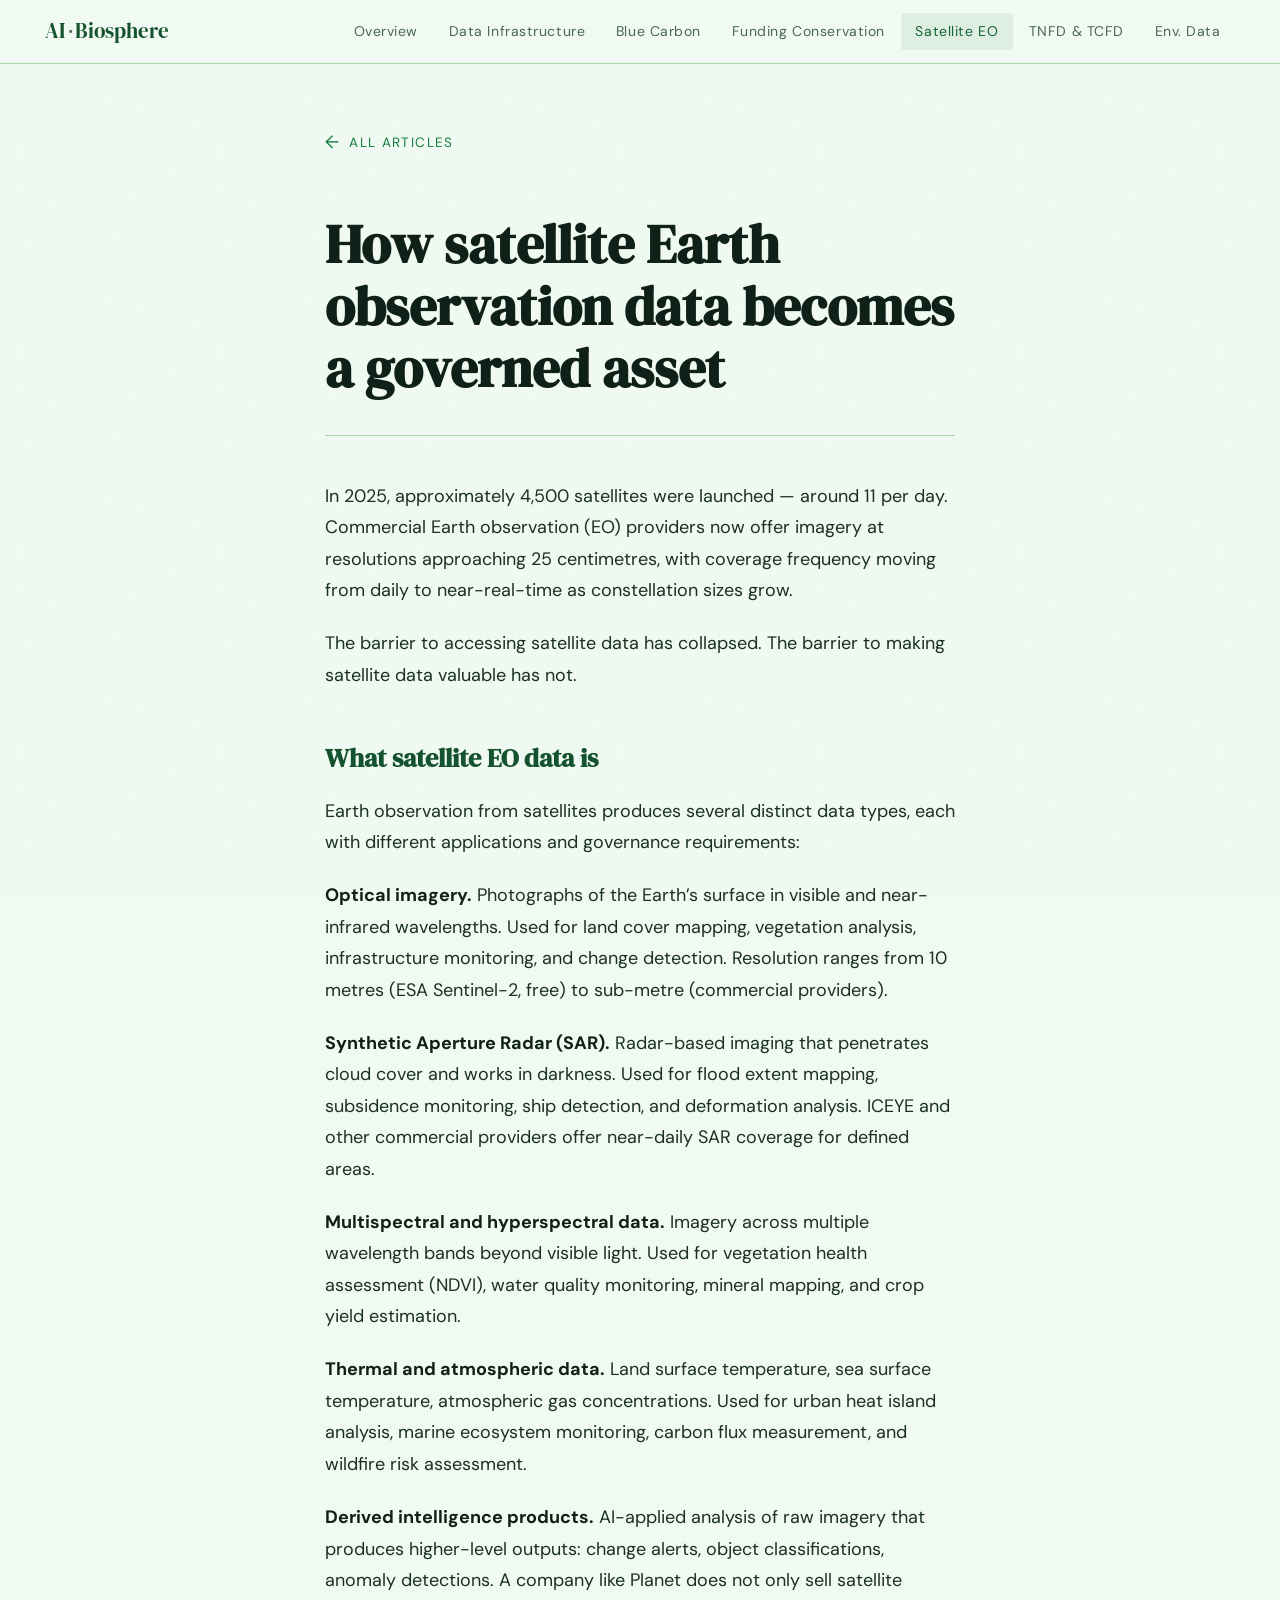
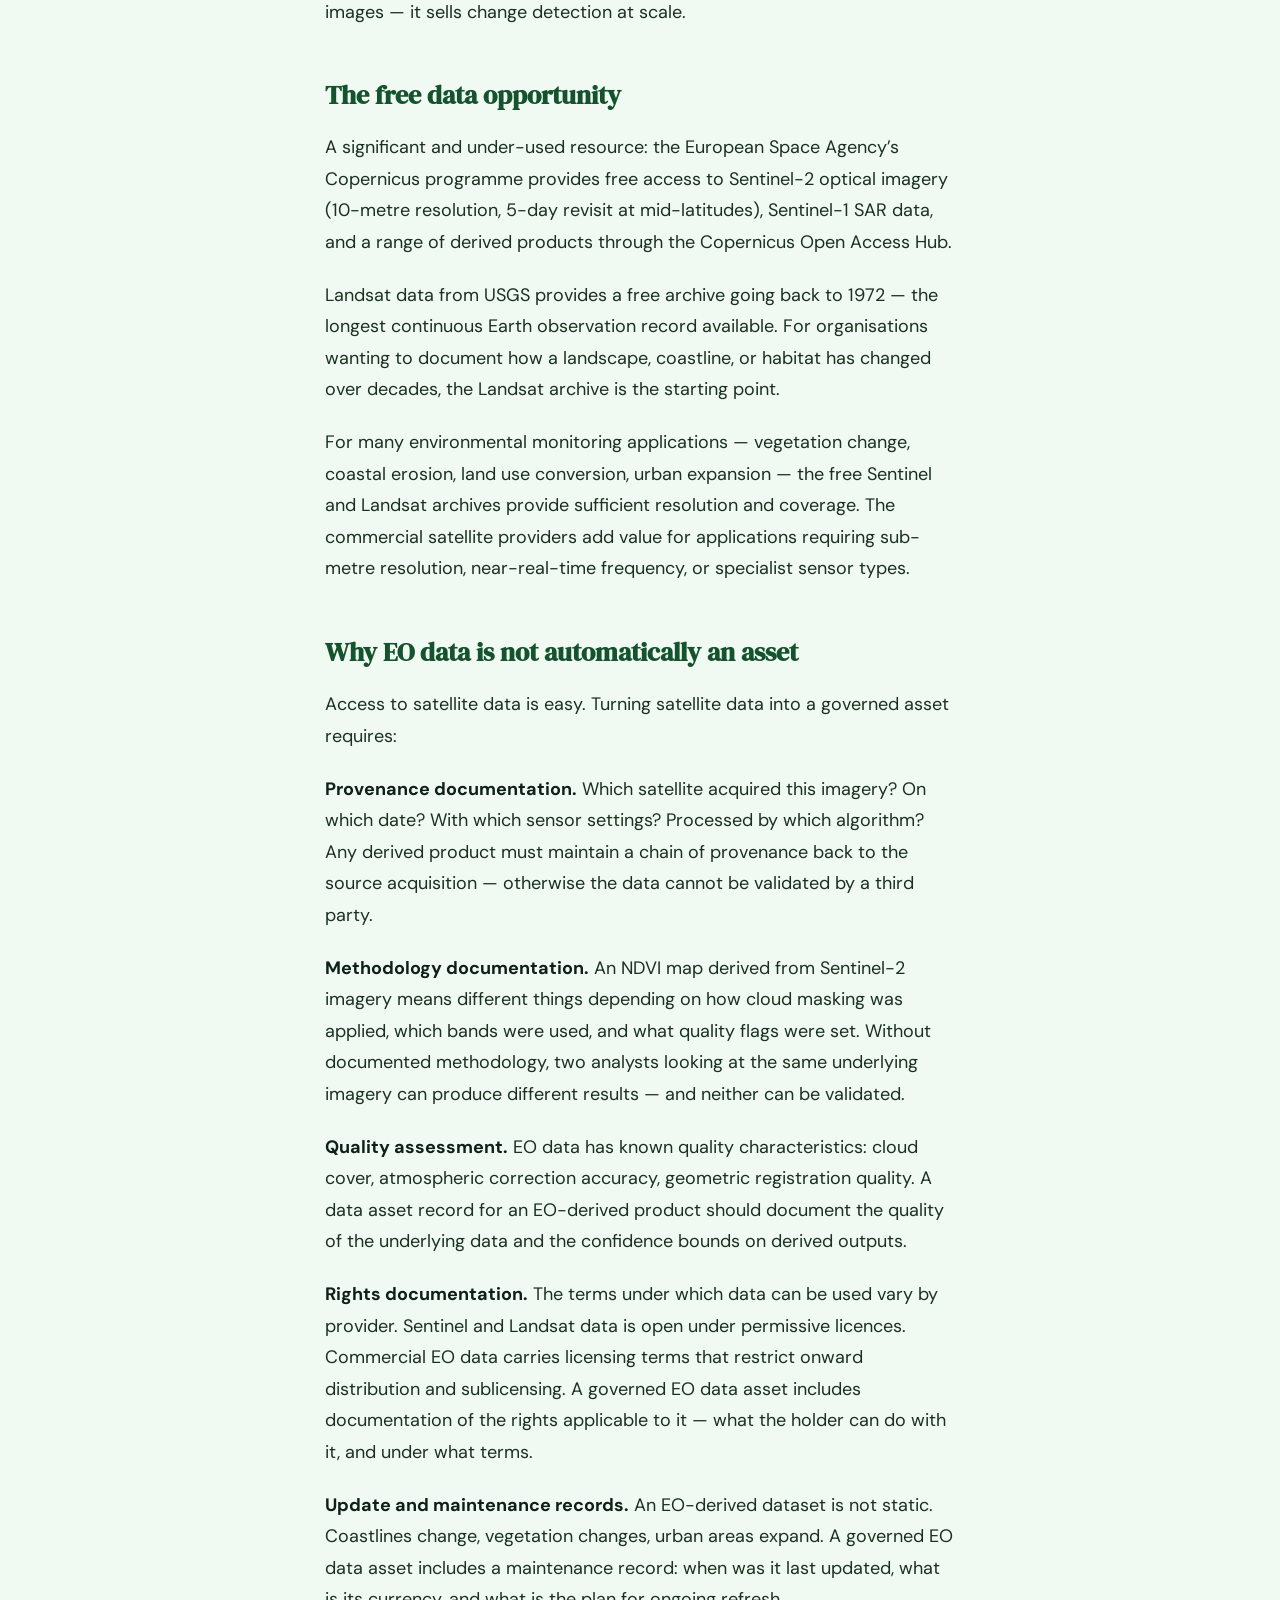
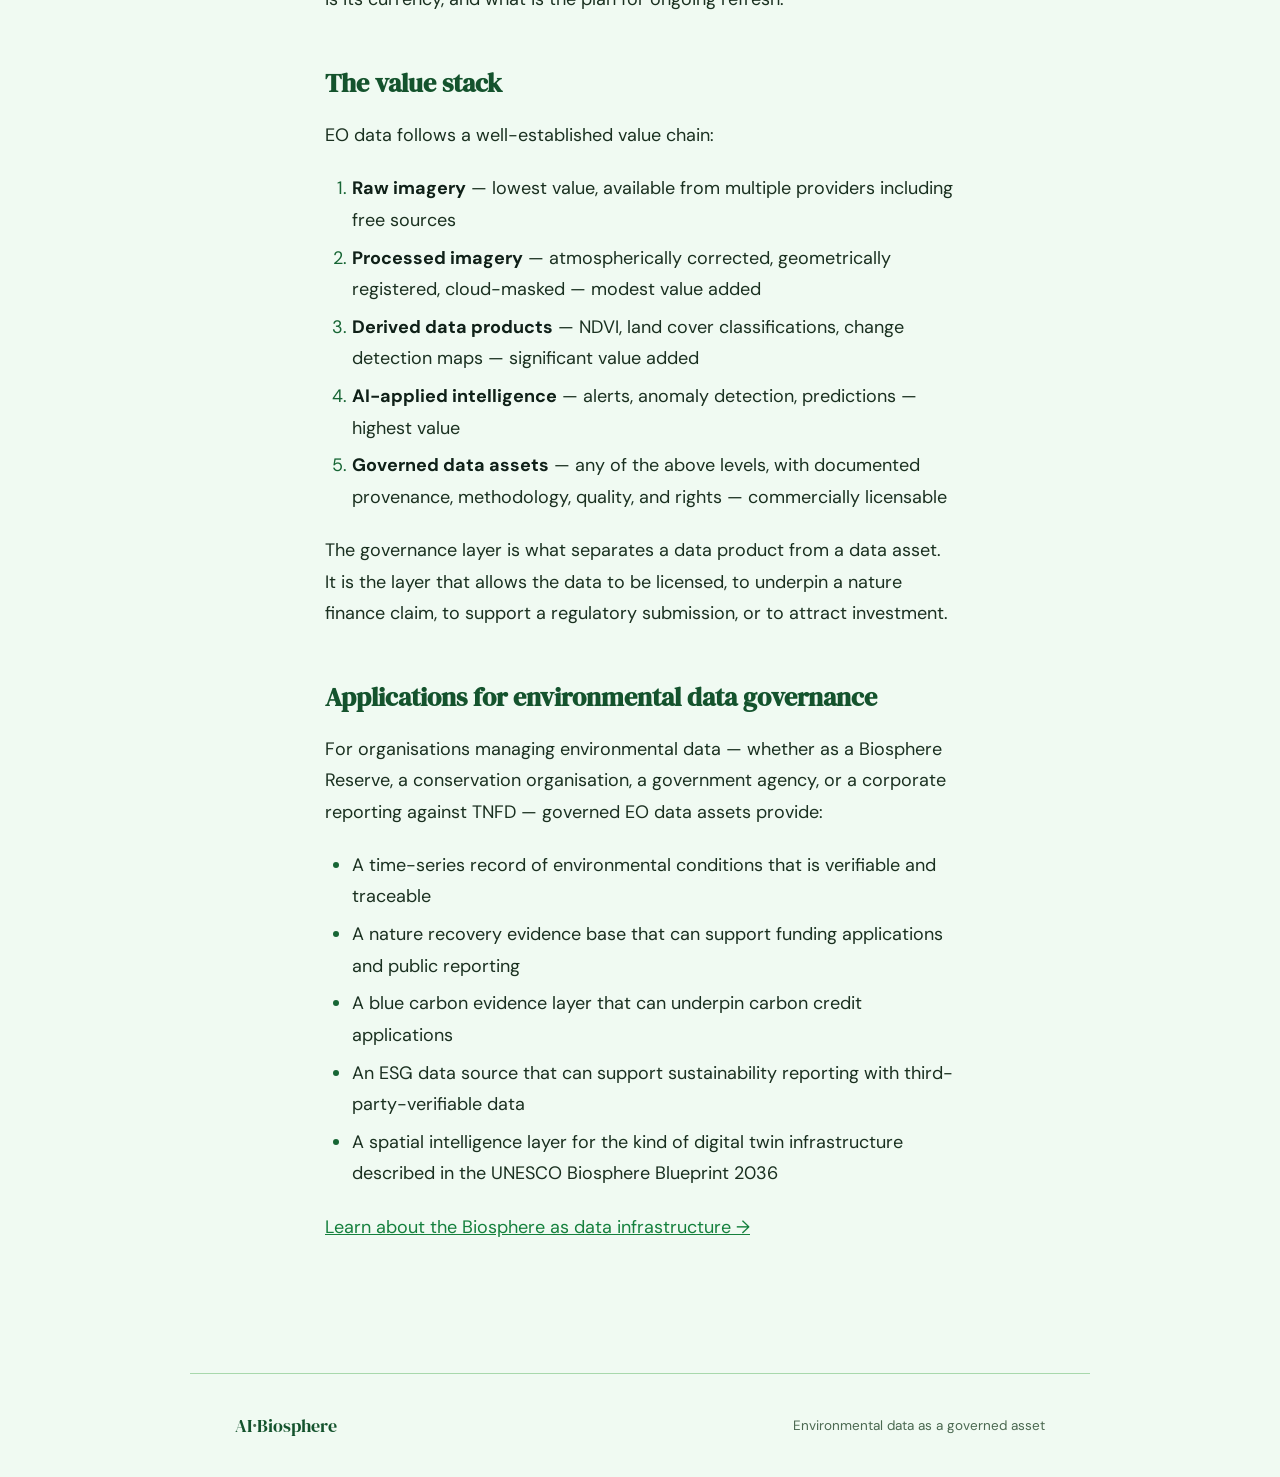
<file: posts/satellite-eo-as-data-asset.html>
<!DOCTYPE html>
<html lang="en">
<head>
<meta charset="UTF-8">
<meta name="viewport" content="width=device-width, initial-scale=1.0">
<meta name="color-scheme" content="dark light">
<title>How satellite Earth observation data becomes a governed asset — AI Biosphere</title>
<meta name="description" content="Earth observation satellites now produce imagery at near-numberplate resolution with near-real-time frequency. The commercial question is not how to get the data — it is how to govern it as an asset.">
<link rel="preconnect" href="https://fonts.googleapis.com">
<link rel="preconnect" href="https://fonts.gstatic.com" crossorigin>
<link href="https://fonts.googleapis.com/css2?family=DM+Serif+Display:ital@0;1&family=DM+Sans:wght@300;400;500&display=swap" rel="stylesheet">
<link rel="stylesheet" href="../style.css">
</head>
<body>
<a class="skip-link" href="#main-content">Skip to content</a>
<header class="site-header">
  <a href="../index.html" class="site-logo" aria-label="AI Biosphere home">AI<em>&middot;</em>Biosphere</a>
  <nav class="site-nav" aria-label="Site navigation"><a href="../index.html">Overview</a>
<a href="../posts/biosphere-as-data-infrastructure.html" class="">Data Infrastructure</a>
<a href="../posts/blue-carbon-data.html" class="">Blue Carbon</a>
<a href="../posts/funding-conservation-through-data.html" class="">Funding Conservation</a>
<a href="../posts/satellite-eo-as-data-asset.html" class="active">Satellite EO</a>
<a href="../posts/tnfd-tcfd-data-requirements.html" class="">TNFD & TCFD</a>
<a href="../posts/what-is-an-environmental-data-asset.html" class="">Env. Data</a></nav>
</header>
<main id="main-content">
<div class="article-wrap">
  <a class="article-back" href="../index.html">All articles</a>
  <h1>How satellite Earth observation data becomes a governed asset</h1>
  <p>In 2025, approximately 4,500 satellites were launched — around 11 per
day. Commercial Earth observation (EO) providers now offer imagery at
resolutions approaching 25 centimetres, with coverage frequency moving
from daily to near-real-time as constellation sizes grow.</p>
<p>The barrier to accessing satellite data has collapsed. The barrier to
making satellite data valuable has not.</p>
<h2 id="what-satellite-eo-data-is">What satellite EO data is</h2>
<p>Earth observation from satellites produces several distinct data
types, each with different applications and governance requirements:</p>
<p><strong>Optical imagery.</strong> Photographs of the Earth’s surface
in visible and near-infrared wavelengths. Used for land cover mapping,
vegetation analysis, infrastructure monitoring, and change detection.
Resolution ranges from 10 metres (ESA Sentinel-2, free) to sub-metre
(commercial providers).</p>
<p><strong>Synthetic Aperture Radar (SAR).</strong> Radar-based imaging
that penetrates cloud cover and works in darkness. Used for flood extent
mapping, subsidence monitoring, ship detection, and deformation
analysis. ICEYE and other commercial providers offer near-daily SAR
coverage for defined areas.</p>
<p><strong>Multispectral and hyperspectral data.</strong> Imagery across
multiple wavelength bands beyond visible light. Used for vegetation
health assessment (NDVI), water quality monitoring, mineral mapping, and
crop yield estimation.</p>
<p><strong>Thermal and atmospheric data.</strong> Land surface
temperature, sea surface temperature, atmospheric gas concentrations.
Used for urban heat island analysis, marine ecosystem monitoring, carbon
flux measurement, and wildfire risk assessment.</p>
<p><strong>Derived intelligence products.</strong> AI-applied analysis
of raw imagery that produces higher-level outputs: change alerts, object
classifications, anomaly detections. A company like Planet does not only
sell satellite images — it sells change detection at scale.</p>
<h2 id="the-free-data-opportunity">The free data opportunity</h2>
<p>A significant and under-used resource: the European Space Agency’s
Copernicus programme provides free access to Sentinel-2 optical imagery
(10-metre resolution, 5-day revisit at mid-latitudes), Sentinel-1 SAR
data, and a range of derived products through the Copernicus Open Access
Hub.</p>
<p>Landsat data from USGS provides a free archive going back to 1972 —
the longest continuous Earth observation record available. For
organisations wanting to document how a landscape, coastline, or habitat
has changed over decades, the Landsat archive is the starting point.</p>
<p>For many environmental monitoring applications — vegetation change,
coastal erosion, land use conversion, urban expansion — the free
Sentinel and Landsat archives provide sufficient resolution and
coverage. The commercial satellite providers add value for applications
requiring sub-metre resolution, near-real-time frequency, or specialist
sensor types.</p>
<h2 id="why-eo-data-is-not-automatically-an-asset">Why EO data is not
automatically an asset</h2>
<p>Access to satellite data is easy. Turning satellite data into a
governed asset requires:</p>
<p><strong>Provenance documentation.</strong> Which satellite acquired
this imagery? On which date? With which sensor settings? Processed by
which algorithm? Any derived product must maintain a chain of provenance
back to the source acquisition — otherwise the data cannot be validated
by a third party.</p>
<p><strong>Methodology documentation.</strong> An NDVI map derived from
Sentinel-2 imagery means different things depending on how cloud masking
was applied, which bands were used, and what quality flags were set.
Without documented methodology, two analysts looking at the same
underlying imagery can produce different results — and neither can be
validated.</p>
<p><strong>Quality assessment.</strong> EO data has known quality
characteristics: cloud cover, atmospheric correction accuracy, geometric
registration quality. A data asset record for an EO-derived product
should document the quality of the underlying data and the confidence
bounds on derived outputs.</p>
<p><strong>Rights documentation.</strong> The terms under which data can
be used vary by provider. Sentinel and Landsat data is open under
permissive licences. Commercial EO data carries licensing terms that
restrict onward distribution and sublicensing. A governed EO data asset
includes documentation of the rights applicable to it — what the holder
can do with it, and under what terms.</p>
<p><strong>Update and maintenance records.</strong> An EO-derived
dataset is not static. Coastlines change, vegetation changes, urban
areas expand. A governed EO data asset includes a maintenance record:
when was it last updated, what is its currency, and what is the plan for
ongoing refresh.</p>
<h2 id="the-value-stack">The value stack</h2>
<p>EO data follows a well-established value chain:</p>
<ol type="1">
<li><strong>Raw imagery</strong> — lowest value, available from multiple
providers including free sources</li>
<li><strong>Processed imagery</strong> — atmospherically corrected,
geometrically registered, cloud-masked — modest value added</li>
<li><strong>Derived data products</strong> — NDVI, land cover
classifications, change detection maps — significant value added</li>
<li><strong>AI-applied intelligence</strong> — alerts, anomaly
detection, predictions — highest value</li>
<li><strong>Governed data assets</strong> — any of the above levels,
with documented provenance, methodology, quality, and rights —
commercially licensable</li>
</ol>
<p>The governance layer is what separates a data product from a data
asset. It is the layer that allows the data to be licensed, to underpin
a nature finance claim, to support a regulatory submission, or to
attract investment.</p>
<h2 id="applications-for-environmental-data-governance">Applications for
environmental data governance</h2>
<p>For organisations managing environmental data — whether as a
Biosphere Reserve, a conservation organisation, a government agency, or
a corporate reporting against TNFD — governed EO data assets
provide:</p>
<ul>
<li>A time-series record of environmental conditions that is verifiable
and traceable</li>
<li>A nature recovery evidence base that can support funding
applications and public reporting</li>
<li>A blue carbon evidence layer that can underpin carbon credit
applications</li>
<li>An ESG data source that can support sustainability reporting with
third-party-verifiable data</li>
<li>A spatial intelligence layer for the kind of digital twin
infrastructure described in the UNESCO Biosphere Blueprint 2036</li>
</ul>
<p><a href="biosphere-as-data-infrastructure.md">Learn about the
Biosphere as data infrastructure →</a></p>
</div></main>
<footer>
  <span class="footer-brand">AI<em>&middot;</em>Biosphere</span>
  <span>Environmental data as a governed asset</span>
</footer>
</body>
</html>
</file>
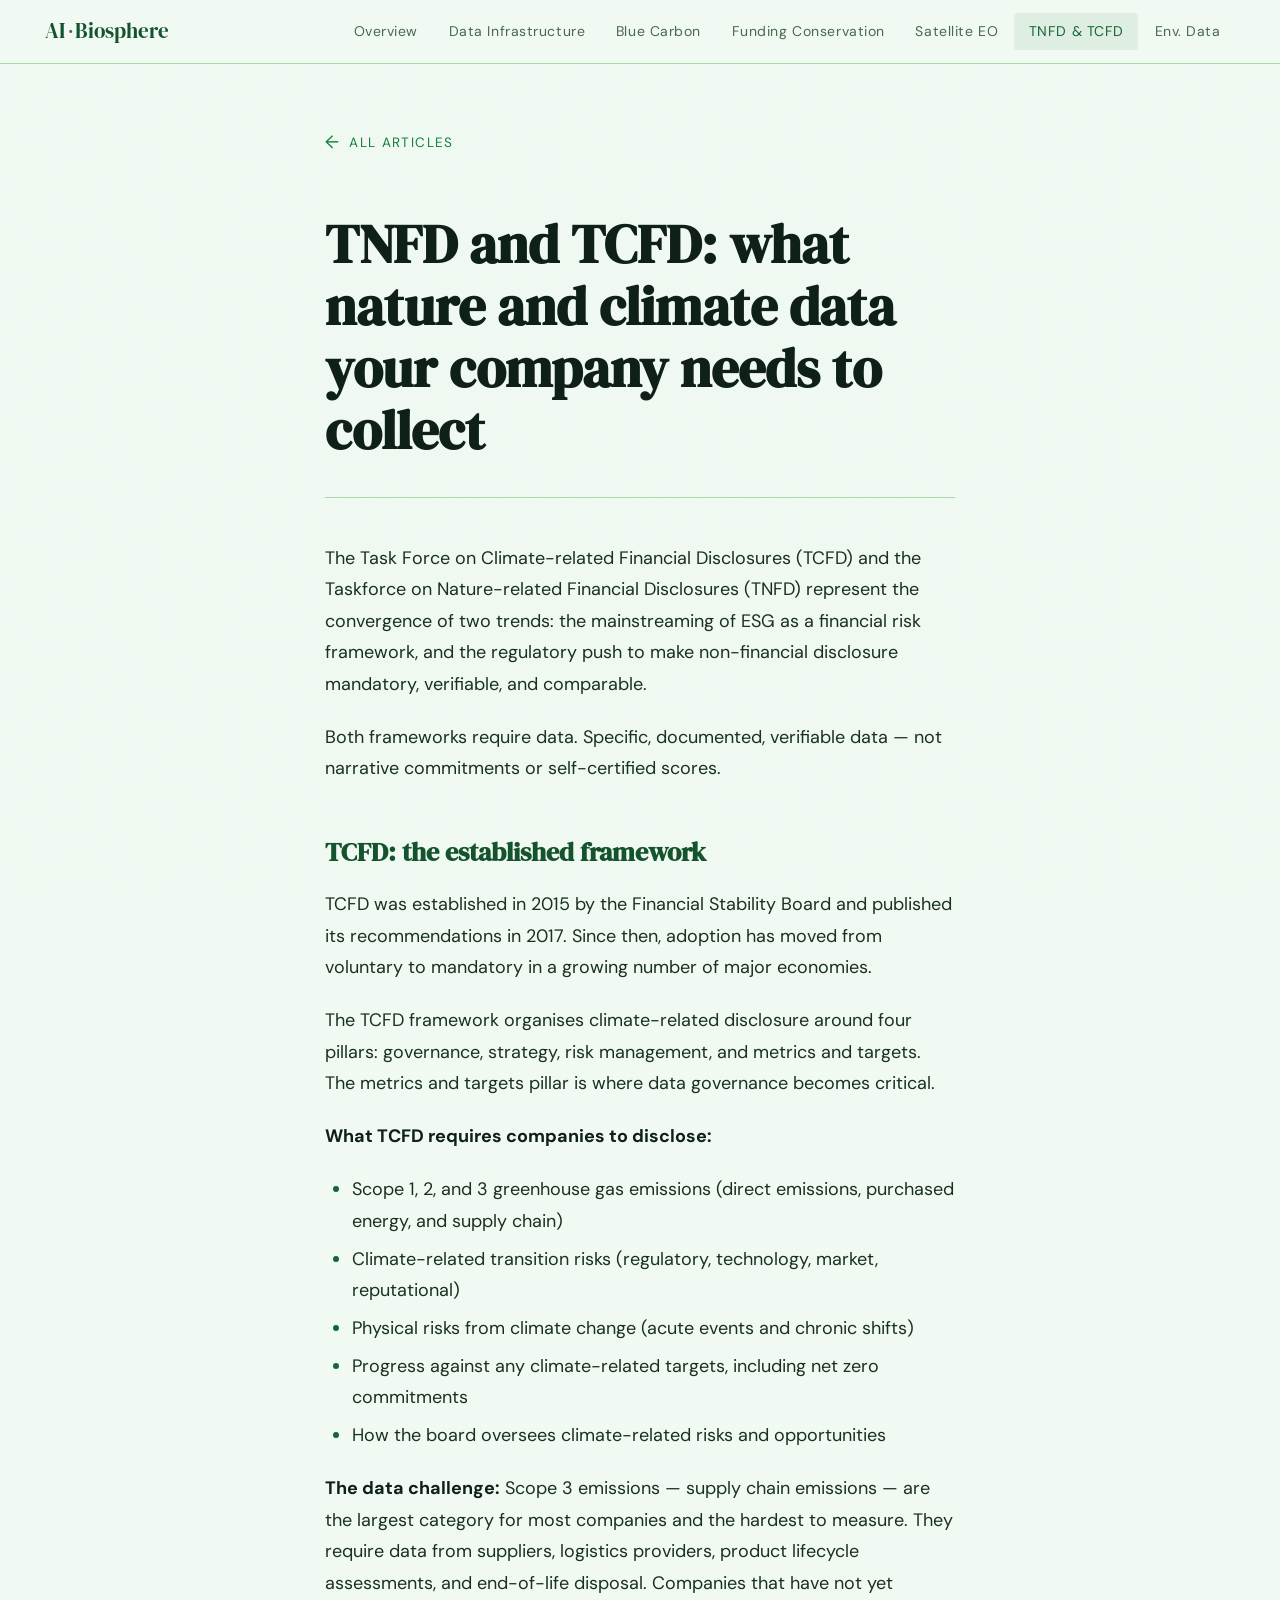
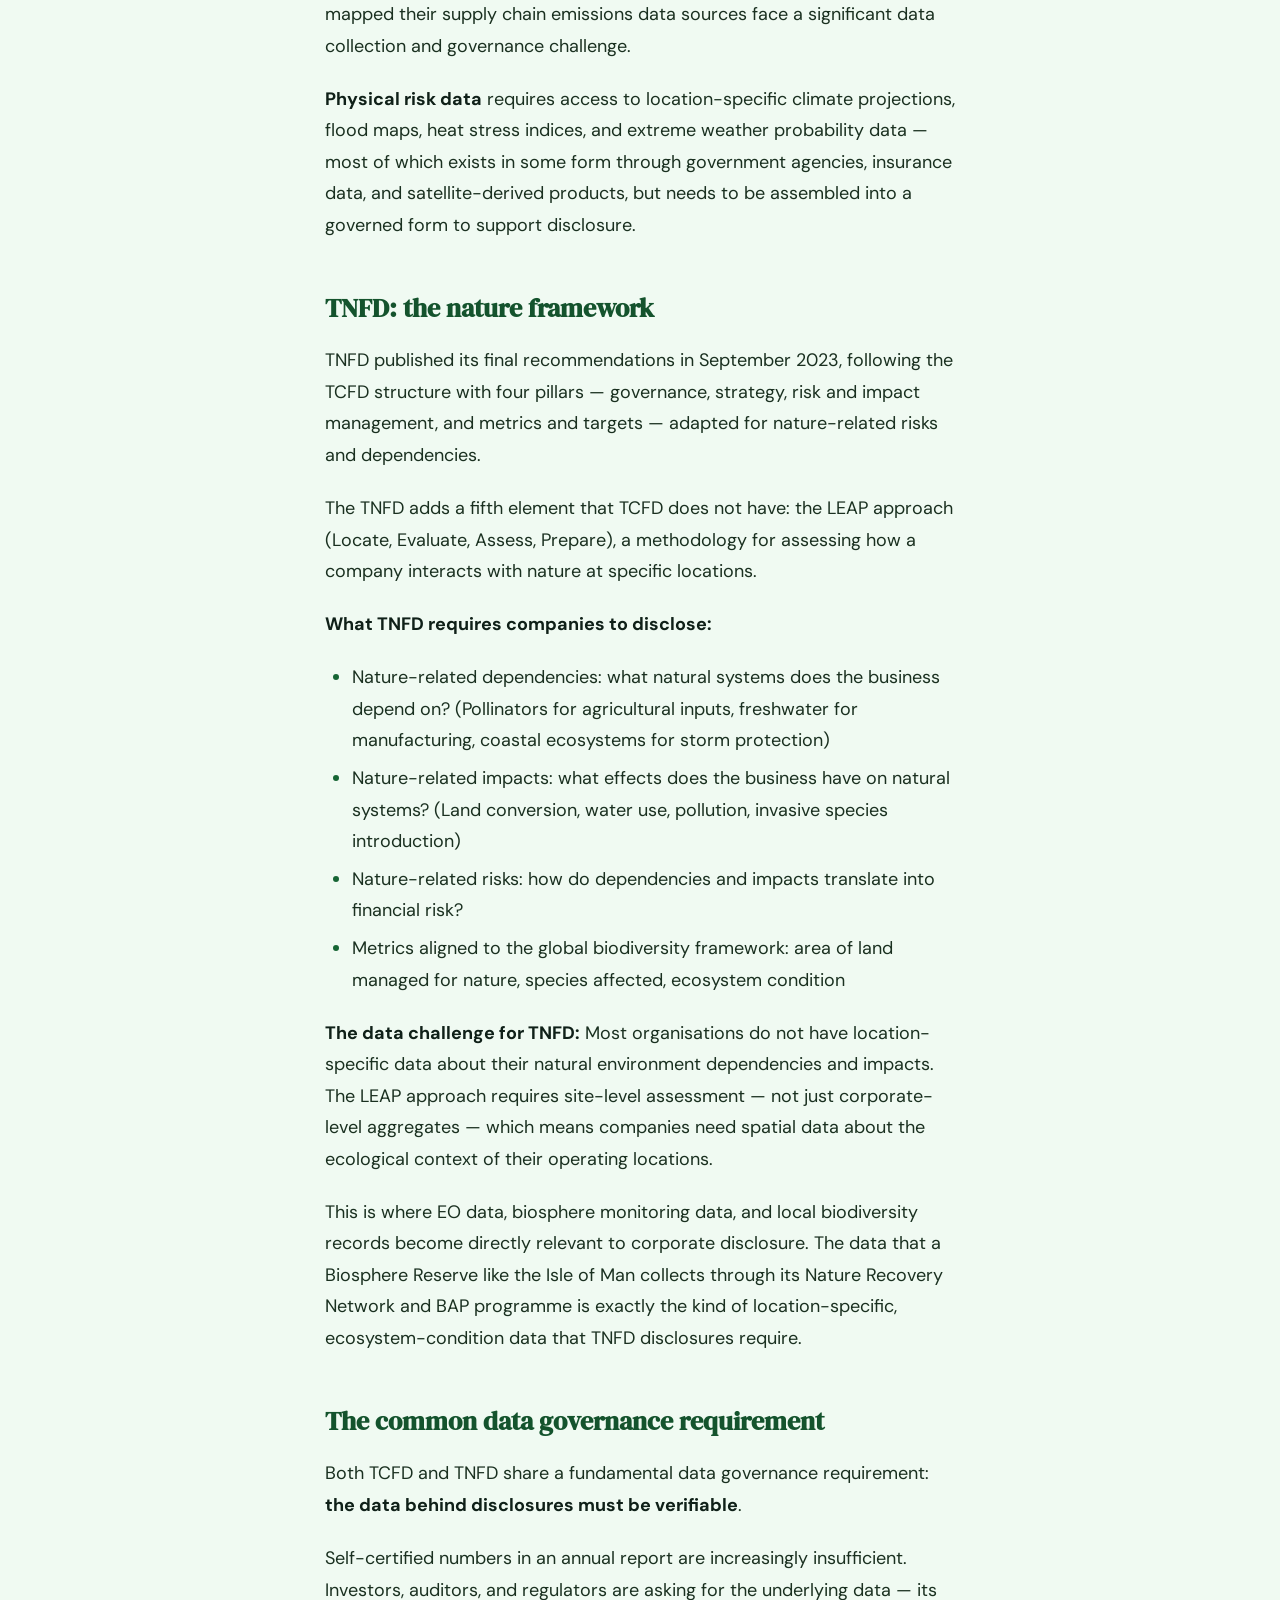
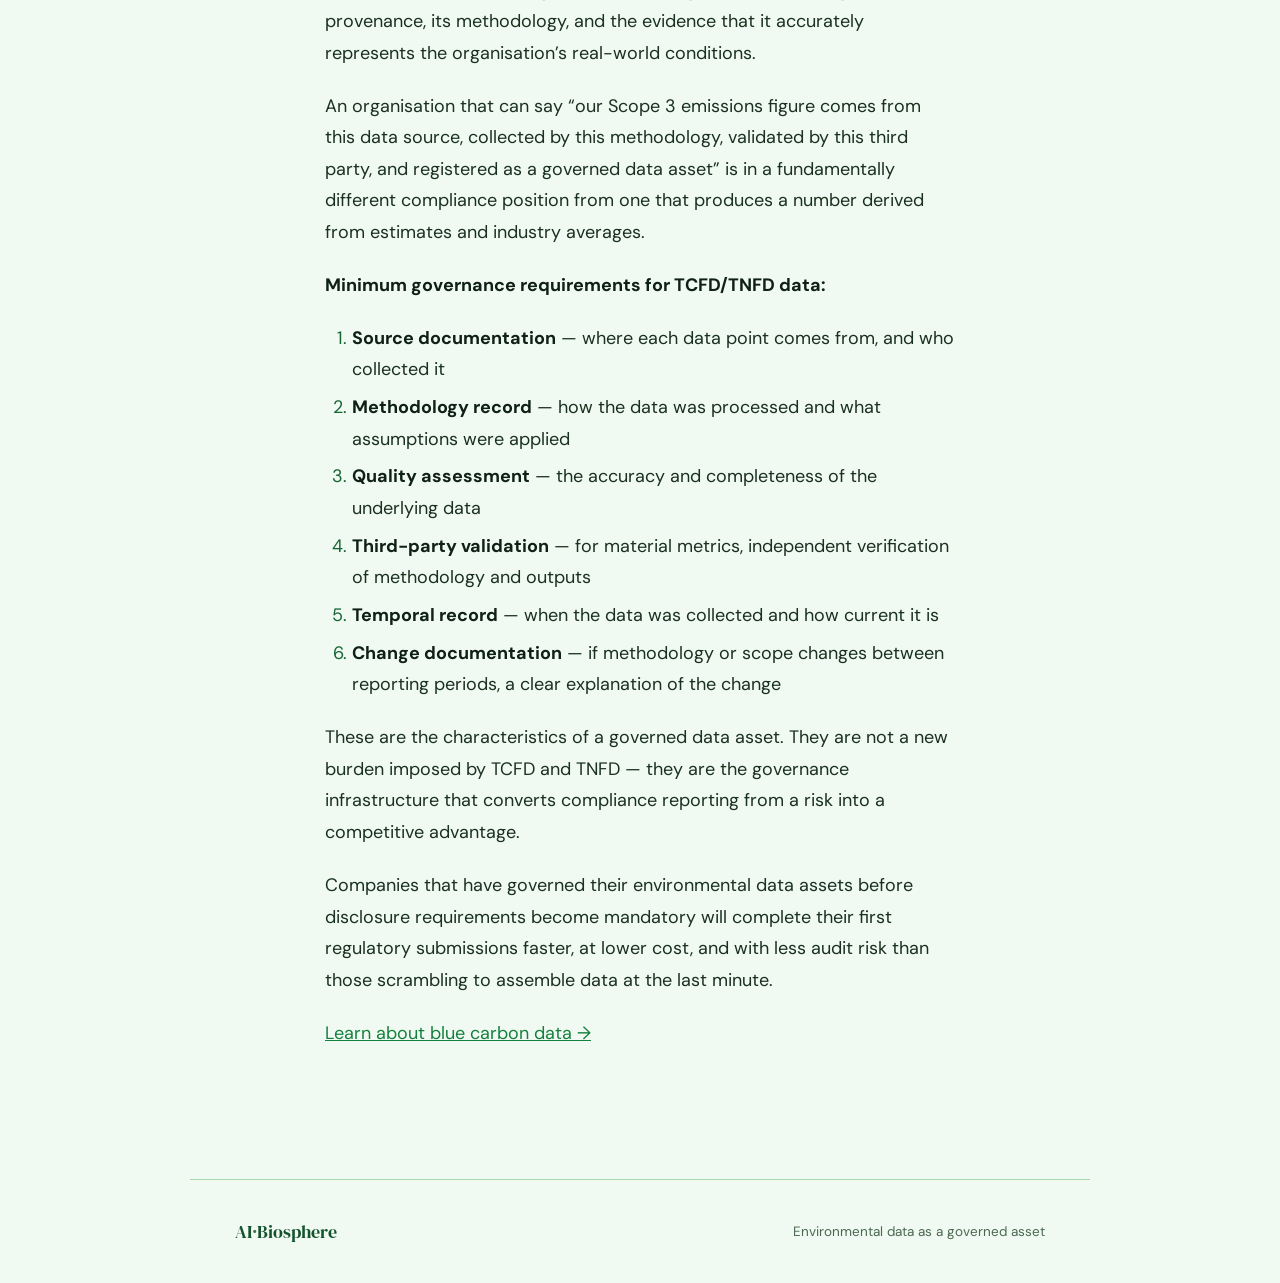
<file: posts/tnfd-tcfd-data-requirements.html>
<!DOCTYPE html>
<html lang="en">
<head>
<meta charset="UTF-8">
<meta name="viewport" content="width=device-width, initial-scale=1.0">
<meta name="color-scheme" content="dark light">
<title>TNFD and TCFD: what nature and climate data your company needs to collect — AI Biosphere</title>
<meta name="description" content="TCFD is moving towards mandatory adoption in multiple jurisdictions. TNFD is following the same path. Both require data that most companies have not yet governed. Here is what they need.">
<link rel="preconnect" href="https://fonts.googleapis.com">
<link rel="preconnect" href="https://fonts.gstatic.com" crossorigin>
<link href="https://fonts.googleapis.com/css2?family=DM+Serif+Display:ital@0;1&family=DM+Sans:wght@300;400;500&display=swap" rel="stylesheet">
<link rel="stylesheet" href="../style.css">
</head>
<body>
<a class="skip-link" href="#main-content">Skip to content</a>
<header class="site-header">
  <a href="../index.html" class="site-logo" aria-label="AI Biosphere home">AI<em>&middot;</em>Biosphere</a>
  <nav class="site-nav" aria-label="Site navigation"><a href="../index.html">Overview</a>
<a href="../posts/biosphere-as-data-infrastructure.html" class="">Data Infrastructure</a>
<a href="../posts/blue-carbon-data.html" class="">Blue Carbon</a>
<a href="../posts/funding-conservation-through-data.html" class="">Funding Conservation</a>
<a href="../posts/satellite-eo-as-data-asset.html" class="">Satellite EO</a>
<a href="../posts/tnfd-tcfd-data-requirements.html" class="active">TNFD & TCFD</a>
<a href="../posts/what-is-an-environmental-data-asset.html" class="">Env. Data</a></nav>
</header>
<main id="main-content">
<div class="article-wrap">
  <a class="article-back" href="../index.html">All articles</a>
  <h1>TNFD and TCFD: what nature and climate data your company needs to collect</h1>
  <p>The Task Force on Climate-related Financial Disclosures (TCFD) and
the Taskforce on Nature-related Financial Disclosures (TNFD) represent
the convergence of two trends: the mainstreaming of ESG as a financial
risk framework, and the regulatory push to make non-financial disclosure
mandatory, verifiable, and comparable.</p>
<p>Both frameworks require data. Specific, documented, verifiable data —
not narrative commitments or self-certified scores.</p>
<h2 id="tcfd-the-established-framework">TCFD: the established
framework</h2>
<p>TCFD was established in 2015 by the Financial Stability Board and
published its recommendations in 2017. Since then, adoption has moved
from voluntary to mandatory in a growing number of major economies.</p>
<p>The TCFD framework organises climate-related disclosure around four
pillars: governance, strategy, risk management, and metrics and targets.
The metrics and targets pillar is where data governance becomes
critical.</p>
<p><strong>What TCFD requires companies to disclose:</strong></p>
<ul>
<li>Scope 1, 2, and 3 greenhouse gas emissions (direct emissions,
purchased energy, and supply chain)</li>
<li>Climate-related transition risks (regulatory, technology, market,
reputational)</li>
<li>Physical risks from climate change (acute events and chronic
shifts)</li>
<li>Progress against any climate-related targets, including net zero
commitments</li>
<li>How the board oversees climate-related risks and opportunities</li>
</ul>
<p><strong>The data challenge:</strong> Scope 3 emissions — supply chain
emissions — are the largest category for most companies and the hardest
to measure. They require data from suppliers, logistics providers,
product lifecycle assessments, and end-of-life disposal. Companies that
have not yet mapped their supply chain emissions data sources face a
significant data collection and governance challenge.</p>
<p><strong>Physical risk data</strong> requires access to
location-specific climate projections, flood maps, heat stress indices,
and extreme weather probability data — most of which exists in some form
through government agencies, insurance data, and satellite-derived
products, but needs to be assembled into a governed form to support
disclosure.</p>
<h2 id="tnfd-the-nature-framework">TNFD: the nature framework</h2>
<p>TNFD published its final recommendations in September 2023, following
the TCFD structure with four pillars — governance, strategy, risk and
impact management, and metrics and targets — adapted for nature-related
risks and dependencies.</p>
<p>The TNFD adds a fifth element that TCFD does not have: the LEAP
approach (Locate, Evaluate, Assess, Prepare), a methodology for
assessing how a company interacts with nature at specific locations.</p>
<p><strong>What TNFD requires companies to disclose:</strong></p>
<ul>
<li>Nature-related dependencies: what natural systems does the business
depend on? (Pollinators for agricultural inputs, freshwater for
manufacturing, coastal ecosystems for storm protection)</li>
<li>Nature-related impacts: what effects does the business have on
natural systems? (Land conversion, water use, pollution, invasive
species introduction)</li>
<li>Nature-related risks: how do dependencies and impacts translate into
financial risk?</li>
<li>Metrics aligned to the global biodiversity framework: area of land
managed for nature, species affected, ecosystem condition</li>
</ul>
<p><strong>The data challenge for TNFD:</strong> Most organisations do
not have location-specific data about their natural environment
dependencies and impacts. The LEAP approach requires site-level
assessment — not just corporate-level aggregates — which means companies
need spatial data about the ecological context of their operating
locations.</p>
<p>This is where EO data, biosphere monitoring data, and local
biodiversity records become directly relevant to corporate disclosure.
The data that a Biosphere Reserve like the Isle of Man collects through
its Nature Recovery Network and BAP programme is exactly the kind of
location-specific, ecosystem-condition data that TNFD disclosures
require.</p>
<h2 id="the-common-data-governance-requirement">The common data
governance requirement</h2>
<p>Both TCFD and TNFD share a fundamental data governance requirement:
<strong>the data behind disclosures must be verifiable</strong>.</p>
<p>Self-certified numbers in an annual report are increasingly
insufficient. Investors, auditors, and regulators are asking for the
underlying data — its provenance, its methodology, and the evidence that
it accurately represents the organisation’s real-world conditions.</p>
<p>An organisation that can say “our Scope 3 emissions figure comes from
this data source, collected by this methodology, validated by this third
party, and registered as a governed data asset” is in a fundamentally
different compliance position from one that produces a number derived
from estimates and industry averages.</p>
<p><strong>Minimum governance requirements for TCFD/TNFD
data:</strong></p>
<ol type="1">
<li><strong>Source documentation</strong> — where each data point comes
from, and who collected it</li>
<li><strong>Methodology record</strong> — how the data was processed and
what assumptions were applied</li>
<li><strong>Quality assessment</strong> — the accuracy and completeness
of the underlying data</li>
<li><strong>Third-party validation</strong> — for material metrics,
independent verification of methodology and outputs</li>
<li><strong>Temporal record</strong> — when the data was collected and
how current it is</li>
<li><strong>Change documentation</strong> — if methodology or scope
changes between reporting periods, a clear explanation of the
change</li>
</ol>
<p>These are the characteristics of a governed data asset. They are not
a new burden imposed by TCFD and TNFD — they are the governance
infrastructure that converts compliance reporting from a risk into a
competitive advantage.</p>
<p>Companies that have governed their environmental data assets before
disclosure requirements become mandatory will complete their first
regulatory submissions faster, at lower cost, and with less audit risk
than those scrambling to assemble data at the last minute.</p>
<p><a href="blue-carbon-data.md">Learn about blue carbon data →</a></p>
</div></main>
<footer>
  <span class="footer-brand">AI<em>&middot;</em>Biosphere</span>
  <span>Environmental data as a governed asset</span>
</footer>
</body>
</html>
</file>
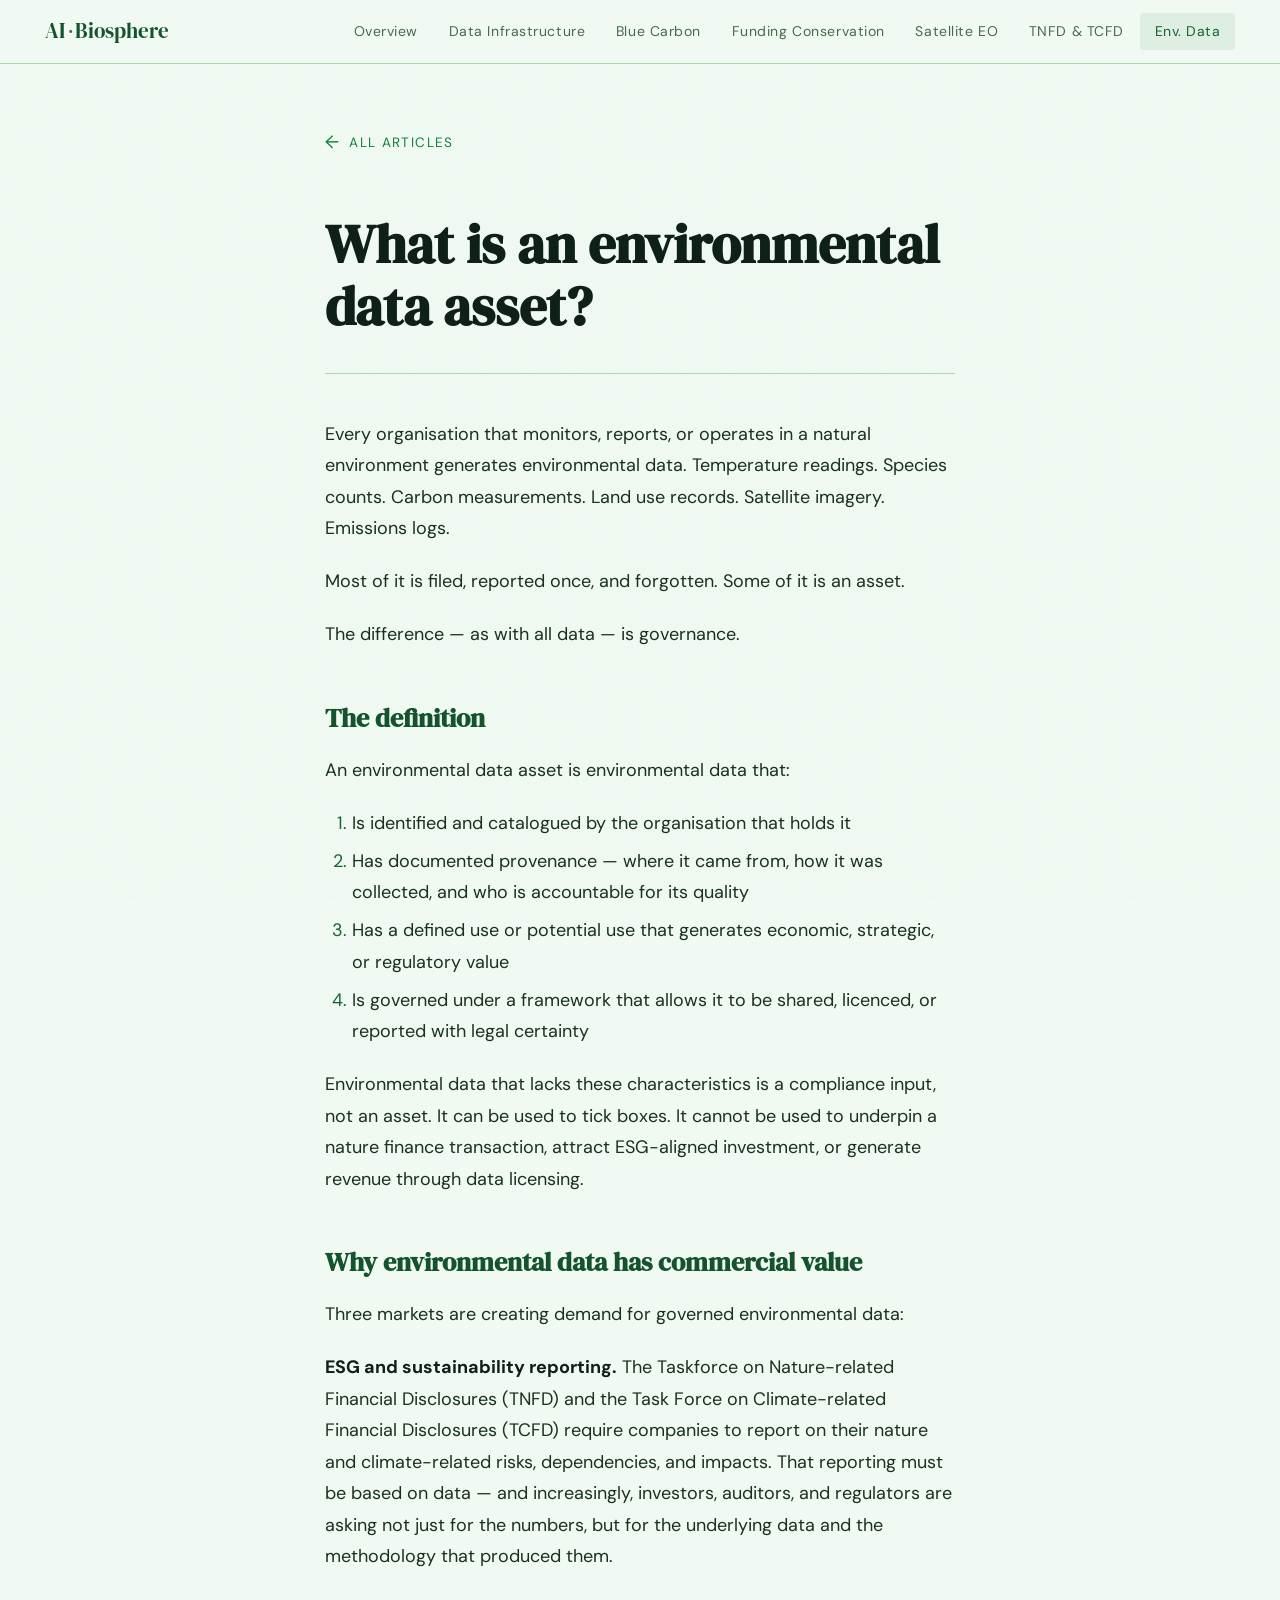
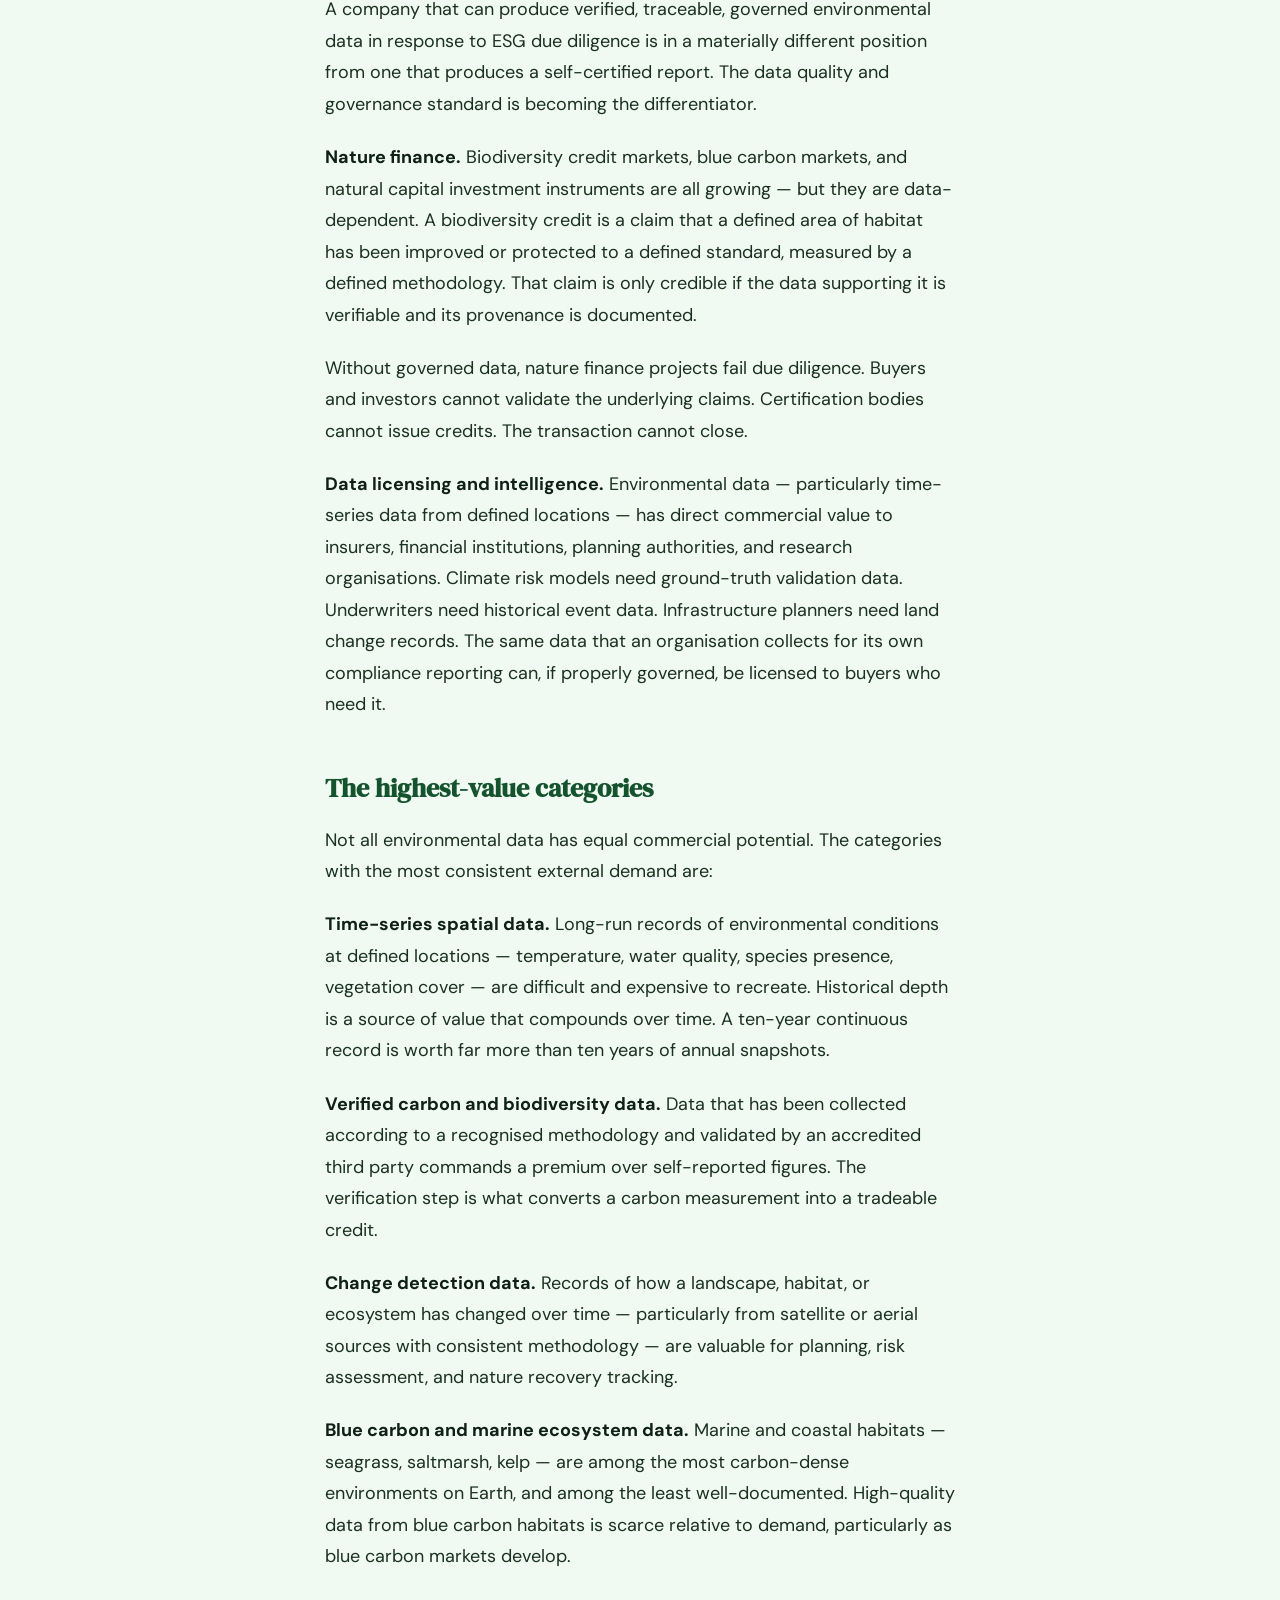
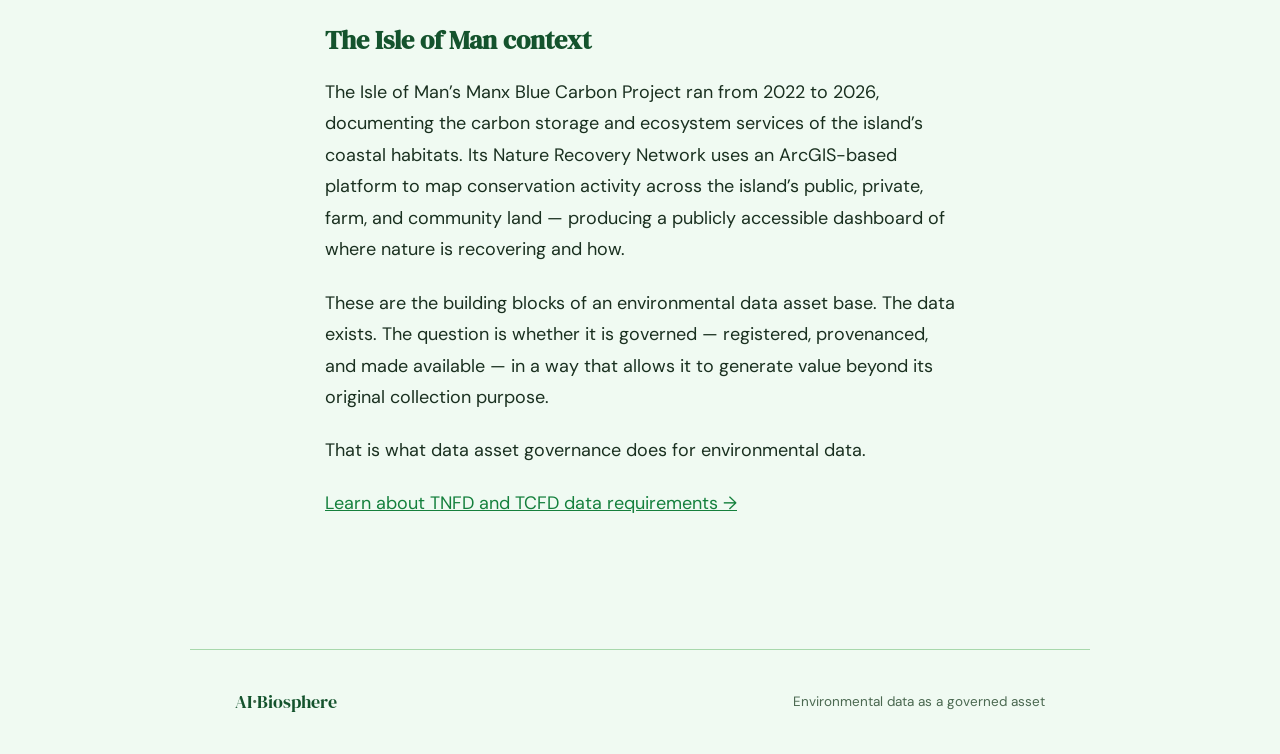
<file: posts/what-is-an-environmental-data-asset.html>
<!DOCTYPE html>
<html lang="en">
<head>
<meta charset="UTF-8">
<meta name="viewport" content="width=device-width, initial-scale=1.0">
<meta name="color-scheme" content="dark light">
<title>What is an environmental data asset? — AI Biosphere</title>
<meta name="description" content="Not all environmental data is an asset. Here is the distinction, why governance is what makes the difference, and which categories of environmental data are most commercially valuable.">
<link rel="preconnect" href="https://fonts.googleapis.com">
<link rel="preconnect" href="https://fonts.gstatic.com" crossorigin>
<link href="https://fonts.googleapis.com/css2?family=DM+Serif+Display:ital@0;1&family=DM+Sans:wght@300;400;500&display=swap" rel="stylesheet">
<link rel="stylesheet" href="../style.css">
</head>
<body>
<a class="skip-link" href="#main-content">Skip to content</a>
<header class="site-header">
  <a href="../index.html" class="site-logo" aria-label="AI Biosphere home">AI<em>&middot;</em>Biosphere</a>
  <nav class="site-nav" aria-label="Site navigation"><a href="../index.html">Overview</a>
<a href="../posts/biosphere-as-data-infrastructure.html" class="">Data Infrastructure</a>
<a href="../posts/blue-carbon-data.html" class="">Blue Carbon</a>
<a href="../posts/funding-conservation-through-data.html" class="">Funding Conservation</a>
<a href="../posts/satellite-eo-as-data-asset.html" class="">Satellite EO</a>
<a href="../posts/tnfd-tcfd-data-requirements.html" class="">TNFD & TCFD</a>
<a href="../posts/what-is-an-environmental-data-asset.html" class="active">Env. Data</a></nav>
</header>
<main id="main-content">
<div class="article-wrap">
  <a class="article-back" href="../index.html">All articles</a>
  <h1>What is an environmental data asset?</h1>
  <p>Every organisation that monitors, reports, or operates in a natural
environment generates environmental data. Temperature readings. Species
counts. Carbon measurements. Land use records. Satellite imagery.
Emissions logs.</p>
<p>Most of it is filed, reported once, and forgotten. Some of it is an
asset.</p>
<p>The difference — as with all data — is governance.</p>
<h2 id="the-definition">The definition</h2>
<p>An environmental data asset is environmental data that:</p>
<ol type="1">
<li>Is identified and catalogued by the organisation that holds it</li>
<li>Has documented provenance — where it came from, how it was
collected, and who is accountable for its quality</li>
<li>Has a defined use or potential use that generates economic,
strategic, or regulatory value</li>
<li>Is governed under a framework that allows it to be shared, licenced,
or reported with legal certainty</li>
</ol>
<p>Environmental data that lacks these characteristics is a compliance
input, not an asset. It can be used to tick boxes. It cannot be used to
underpin a nature finance transaction, attract ESG-aligned investment,
or generate revenue through data licensing.</p>
<h2 id="why-environmental-data-has-commercial-value">Why environmental
data has commercial value</h2>
<p>Three markets are creating demand for governed environmental
data:</p>
<p><strong>ESG and sustainability reporting.</strong> The Taskforce on
Nature-related Financial Disclosures (TNFD) and the Task Force on
Climate-related Financial Disclosures (TCFD) require companies to report
on their nature and climate-related risks, dependencies, and impacts.
That reporting must be based on data — and increasingly, investors,
auditors, and regulators are asking not just for the numbers, but for
the underlying data and the methodology that produced them.</p>
<p>A company that can produce verified, traceable, governed
environmental data in response to ESG due diligence is in a materially
different position from one that produces a self-certified report. The
data quality and governance standard is becoming the differentiator.</p>
<p><strong>Nature finance.</strong> Biodiversity credit markets, blue
carbon markets, and natural capital investment instruments are all
growing — but they are data-dependent. A biodiversity credit is a claim
that a defined area of habitat has been improved or protected to a
defined standard, measured by a defined methodology. That claim is only
credible if the data supporting it is verifiable and its provenance is
documented.</p>
<p>Without governed data, nature finance projects fail due diligence.
Buyers and investors cannot validate the underlying claims.
Certification bodies cannot issue credits. The transaction cannot
close.</p>
<p><strong>Data licensing and intelligence.</strong> Environmental data
— particularly time-series data from defined locations — has direct
commercial value to insurers, financial institutions, planning
authorities, and research organisations. Climate risk models need
ground-truth validation data. Underwriters need historical event data.
Infrastructure planners need land change records. The same data that an
organisation collects for its own compliance reporting can, if properly
governed, be licensed to buyers who need it.</p>
<h2 id="the-highest-value-categories">The highest-value categories</h2>
<p>Not all environmental data has equal commercial potential. The
categories with the most consistent external demand are:</p>
<p><strong>Time-series spatial data.</strong> Long-run records of
environmental conditions at defined locations — temperature, water
quality, species presence, vegetation cover — are difficult and
expensive to recreate. Historical depth is a source of value that
compounds over time. A ten-year continuous record is worth far more than
ten years of annual snapshots.</p>
<p><strong>Verified carbon and biodiversity data.</strong> Data that has
been collected according to a recognised methodology and validated by an
accredited third party commands a premium over self-reported figures.
The verification step is what converts a carbon measurement into a
tradeable credit.</p>
<p><strong>Change detection data.</strong> Records of how a landscape,
habitat, or ecosystem has changed over time — particularly from
satellite or aerial sources with consistent methodology — are valuable
for planning, risk assessment, and nature recovery tracking.</p>
<p><strong>Blue carbon and marine ecosystem data.</strong> Marine and
coastal habitats — seagrass, saltmarsh, kelp — are among the most
carbon-dense environments on Earth, and among the least well-documented.
High-quality data from blue carbon habitats is scarce relative to
demand, particularly as blue carbon markets develop.</p>
<h2 id="the-isle-of-man-context">The Isle of Man context</h2>
<p>The Isle of Man’s Manx Blue Carbon Project ran from 2022 to 2026,
documenting the carbon storage and ecosystem services of the island’s
coastal habitats. Its Nature Recovery Network uses an ArcGIS-based
platform to map conservation activity across the island’s public,
private, farm, and community land — producing a publicly accessible
dashboard of where nature is recovering and how.</p>
<p>These are the building blocks of an environmental data asset base.
The data exists. The question is whether it is governed — registered,
provenanced, and made available — in a way that allows it to generate
value beyond its original collection purpose.</p>
<p>That is what data asset governance does for environmental data.</p>
<p><a href="tnfd-tcfd-data-requirements.md">Learn about TNFD and TCFD
data requirements →</a></p>
</div></main>
<footer>
  <span class="footer-brand">AI<em>&middot;</em>Biosphere</span>
  <span>Environmental data as a governed asset</span>
</footer>
</body>
</html>
</file>
<file: style.css>
/* ── dark (default) ── */
:root {
  color-scheme: dark light;
  --bg: #060e09;
  --surface: #0a1a0f;
  --surface2: #0f2316;
  --border: #1a3020;
  --border2: #244530;
  --text: #c8dcc8;
  --muted: #6a8c6a;
  --green: #4ade80;
  --green2: #22c55e;
  --green3: #86efac;
  --heading: #e8f5e8;
  --accent: #4ade80;
  --header-bg: rgba(6,14,9,0.94);
  --stripe: rgba(74,222,128,0.04);
  --focus-ring: #4ade80;
  --pulse-shadow: 0 0 10px #4ade80, 0 0 20px rgba(74,222,128,0.4);
}

/* ── light mode overrides ── */
@media (prefers-color-scheme: light) {
  :root {
    --bg: #f0faf2;
    --surface: #ffffff;
    --surface2: #e8f5ea;
    --border: #c8e8cc;
    --border2: #a8d8ac;
    --text: #1a3020;
    --muted: #4a6850;
    --green: #166534;
    --green2: #15803d;
    --green3: #14532d;
    --heading: #0f2018;
    --accent: #166534;
    --header-bg: rgba(240,250,242,0.96);
    --stripe: rgba(22,101,52,0.04);
    --focus-ring: #166534;
    --pulse-shadow: 0 0 8px #166534, 0 0 16px rgba(22,101,52,0.3);
  }
  body::before { opacity: 0.04; }
}

*, *::before, *::after { box-sizing: border-box; margin: 0; padding: 0; }
html { font-size: 18px; scroll-behavior: smooth; }
body {
  background: var(--bg);
  color: var(--text);
  font-family: 'DM Sans', sans-serif;
  line-height: 1.75;
  -webkit-font-smoothing: antialiased;
}

/* ── noise texture overlay ── */
body::before {
  content: '';
  position: fixed; inset: 0; z-index: 0; pointer-events: none;
  opacity: 0.025;
  background-image: url("data:image/svg+xml,%3Csvg viewBox='0 0 256 256' xmlns='http://www.w3.org/2000/svg'%3E%3Cfilter id='noise'%3E%3CfeTurbulence type='fractalNoise' baseFrequency='0.9' numOctaves='4' stitchTiles='stitch'/%3E%3C/filter%3E%3Crect width='100%25' height='100%25' filter='url(%23noise)'/%3E%3C/svg%3E");
  background-repeat: repeat;
  background-size: 200px;
}
.site-header, main, footer { position: relative; z-index: 1; }

/* ── skip link ── */
.skip-link {
  position: absolute; top: -100%; left: 0;
  background: var(--green); color: var(--bg);
  padding: 0.5rem 1.25rem; font-size: 0.875rem; font-weight: 600;
  z-index: 9999; text-decoration: none; letter-spacing: 0.02em;
}
.skip-link:focus { top: 0; outline: none; }

/* ── focus visible ── */
*:focus-visible {
  outline: 2px solid var(--focus-ring);
  outline-offset: 3px;
  border-radius: 2px;
}
*:focus:not(:focus-visible) { outline: none; }

/* ── header ── */
.site-header {
  padding: 0 2.5rem;
  height: 64px;
  display: flex; align-items: center; justify-content: space-between;
  border-bottom: 1px solid var(--border2);
  position: sticky; top: 0; z-index: 100;
  background: var(--header-bg);
  backdrop-filter: blur(12px);
}
.site-logo {
  font-family: 'DM Serif Display', serif;
  font-size: 1.15rem; color: var(--green3); text-decoration: none;
  display: flex; align-items: baseline; gap: 0.15rem;
}
.site-logo em { color: var(--muted); font-style: normal; font-size: 0.85em; }

.site-nav { display: flex; gap: 0.1rem; }
.site-nav a {
  color: var(--muted); text-decoration: none;
  font-size: 0.78rem; letter-spacing: 0.04em;
  padding: 0.35rem 0.8rem; border-radius: 3px;
  transition: color 0.2s, background 0.2s;
  white-space: nowrap;
}
.site-nav a:hover, .site-nav a.active {
  color: var(--green);
  background: rgba(74,222,128,0.07);
}
@media (prefers-color-scheme: light) {
  .site-nav a:hover, .site-nav a.active {
    background: rgba(22,101,52,0.08);
  }
}

/* ── hero ── */
.hero {
  padding: 5rem 2.5rem 4rem;
  max-width: 900px; margin: 0 auto;
  border-bottom: 1px solid var(--border2);
}
.hero-eyebrow {
  display: inline-flex; align-items: center; gap: 0.6rem;
  font-size: 0.7rem; letter-spacing: 0.14em; text-transform: uppercase;
  color: var(--green); margin-bottom: 2rem;
}
.hero-eyebrow::before {
  content: '';
  display: block; width: 8px; height: 8px; border-radius: 50%;
  background: var(--green);
  box-shadow: var(--pulse-shadow);
  animation: pulse 2.5s ease-in-out infinite;
}
@keyframes pulse {
  0%, 100% { opacity: 1; transform: scale(1); }
  50% { opacity: 0.6; transform: scale(0.85); }
}
.hero h1 {
  font-family: 'DM Serif Display', serif;
  font-size: clamp(2.2rem, 5.5vw, 4.2rem);
  color: var(--heading); line-height: 1.1;
  margin-bottom: 1.5rem;
}
.hero h1 em { color: var(--green3); font-style: italic; }
.hero-sub { font-size: 1.05rem; color: var(--muted); max-width: 560px; }
.hero-stat {
  margin-top: 3rem;
  display: grid; grid-template-columns: repeat(3, 1fr); gap: 1px;
  background: var(--border2);
  border: 1px solid var(--border2); max-width: 540px;
}
.stat-block {
  background: var(--surface); padding: 1rem 1.25rem;
}
.stat-num {
  font-family: 'DM Serif Display', serif;
  font-size: 1.5rem; color: var(--green); line-height: 1;
  margin-bottom: 0.3rem;
}
.stat-label { font-size: 0.68rem; letter-spacing: 0.1em; text-transform: uppercase; color: var(--muted); }

/* ── article grid ── */
.article-grid { max-width: 900px; margin: 3rem auto; padding: 0 2.5rem; }
.grid-header {
  font-size: 0.68rem; letter-spacing: 0.16em; text-transform: uppercase;
  color: var(--green); margin-bottom: 1.5rem;
  padding-bottom: 0.75rem; border-bottom: 1px solid var(--border2);
}
.article-card {
  display: flex; gap: 1.5rem; align-items: flex-start;
  padding: 1.75rem 0; border-bottom: 1px solid var(--border);
  text-decoration: none; transition: padding 0.2s;
}
.article-card:hover { padding-left: 0.5rem; }
.card-icon {
  width: 40px; height: 40px; flex-shrink: 0;
  border: 1px solid var(--border2); border-radius: 6px;
  display: flex; align-items: center; justify-content: center;
  font-size: 1.1rem;
  background: var(--surface);
  transition: border-color 0.2s, background 0.2s;
}
.article-card:hover .card-icon { border-color: var(--green); background: rgba(74,222,128,0.06); }
@media (prefers-color-scheme: light) {
  .article-card:hover .card-icon { background: rgba(22,101,52,0.06); }
}
.card-body {}
.card-title {
  font-family: 'DM Serif Display', serif;
  font-size: 1.05rem; color: var(--heading); margin-bottom: 0.35rem;
  line-height: 1.3;
}
.card-desc { font-size: 0.83rem; color: var(--muted); }

/* ── article page ── */
.article-wrap {
  max-width: 720px; margin: 0 auto; padding: 3.5rem 2.5rem 6rem;
}
.article-back {
  display: inline-flex; align-items: center; gap: 0.5rem;
  font-size: 0.75rem; letter-spacing: 0.1em; text-transform: uppercase;
  color: var(--muted); text-decoration: none; margin-bottom: 3rem;
  transition: color 0.2s;
}
.article-back:hover { color: var(--green); }
.article-back::before { content: '←'; font-size: 1rem; }
.article-wrap h1 {
  font-family: 'DM Serif Display', serif;
  font-size: clamp(1.8rem, 4.5vw, 3rem);
  color: var(--heading); line-height: 1.15;
  margin-bottom: 2.5rem; padding-bottom: 2rem;
  border-bottom: 1px solid var(--border2);
}
.article-wrap h2 {
  font-family: 'DM Serif Display', serif;
  font-size: 1.45rem; color: var(--green3);
  margin: 2.5rem 0 0.75rem;
}
.article-wrap h3 {
  font-size: 0.8rem; letter-spacing: 0.12em; text-transform: uppercase;
  color: var(--green); margin: 2rem 0 0.6rem; font-weight: 600;
}
.article-wrap p { margin-bottom: 1.2rem; }
.article-wrap strong { color: var(--heading); }
.article-wrap a { color: var(--green2); }
.article-wrap a:hover { color: var(--green3); }
.article-wrap table {
  width: 100%; border-collapse: collapse; margin: 2rem 0;
  font-size: 0.875rem; border: 1px solid var(--border2);
}
.article-wrap th {
  text-align: left; padding: 0.6rem 1rem;
  background: var(--surface2); color: var(--green);
  font-size: 0.7rem; letter-spacing: 0.1em; text-transform: uppercase;
  border-bottom: 1px solid var(--border2);
}
.article-wrap td {
  padding: 0.7rem 1rem; border-bottom: 1px solid var(--border);
  vertical-align: top;
}
.article-wrap tr:nth-child(even) td { background: var(--stripe); }
.article-wrap tr:hover td { background: var(--surface); }
.article-wrap ul, .article-wrap ol { margin: 1rem 0 1.2rem 1.5rem; }
.article-wrap li { margin-bottom: 0.35rem; }
.article-wrap li::marker { color: var(--green); }

/* ── footer ── */
footer {
  border-top: 1px solid var(--border2);
  padding: 2rem 2.5rem;
  max-width: 900px; margin: 0 auto;
  display: flex; justify-content: space-between; align-items: center;
  font-size: 0.75rem; color: var(--muted);
}
.footer-brand {
  font-family: 'DM Serif Display', serif;
  color: var(--green3); font-size: 1rem;
}
.footer-brand em { color: var(--muted); font-style: normal; }

@media (max-width: 640px) {
  .site-header { padding: 0 1.25rem; }
  .hero, .article-grid, .article-wrap { padding-left: 1.25rem; padding-right: 1.25rem; }
  .hero-stat { grid-template-columns: 1fr 1fr; }
  .site-nav { display: none; }
}
</file>
